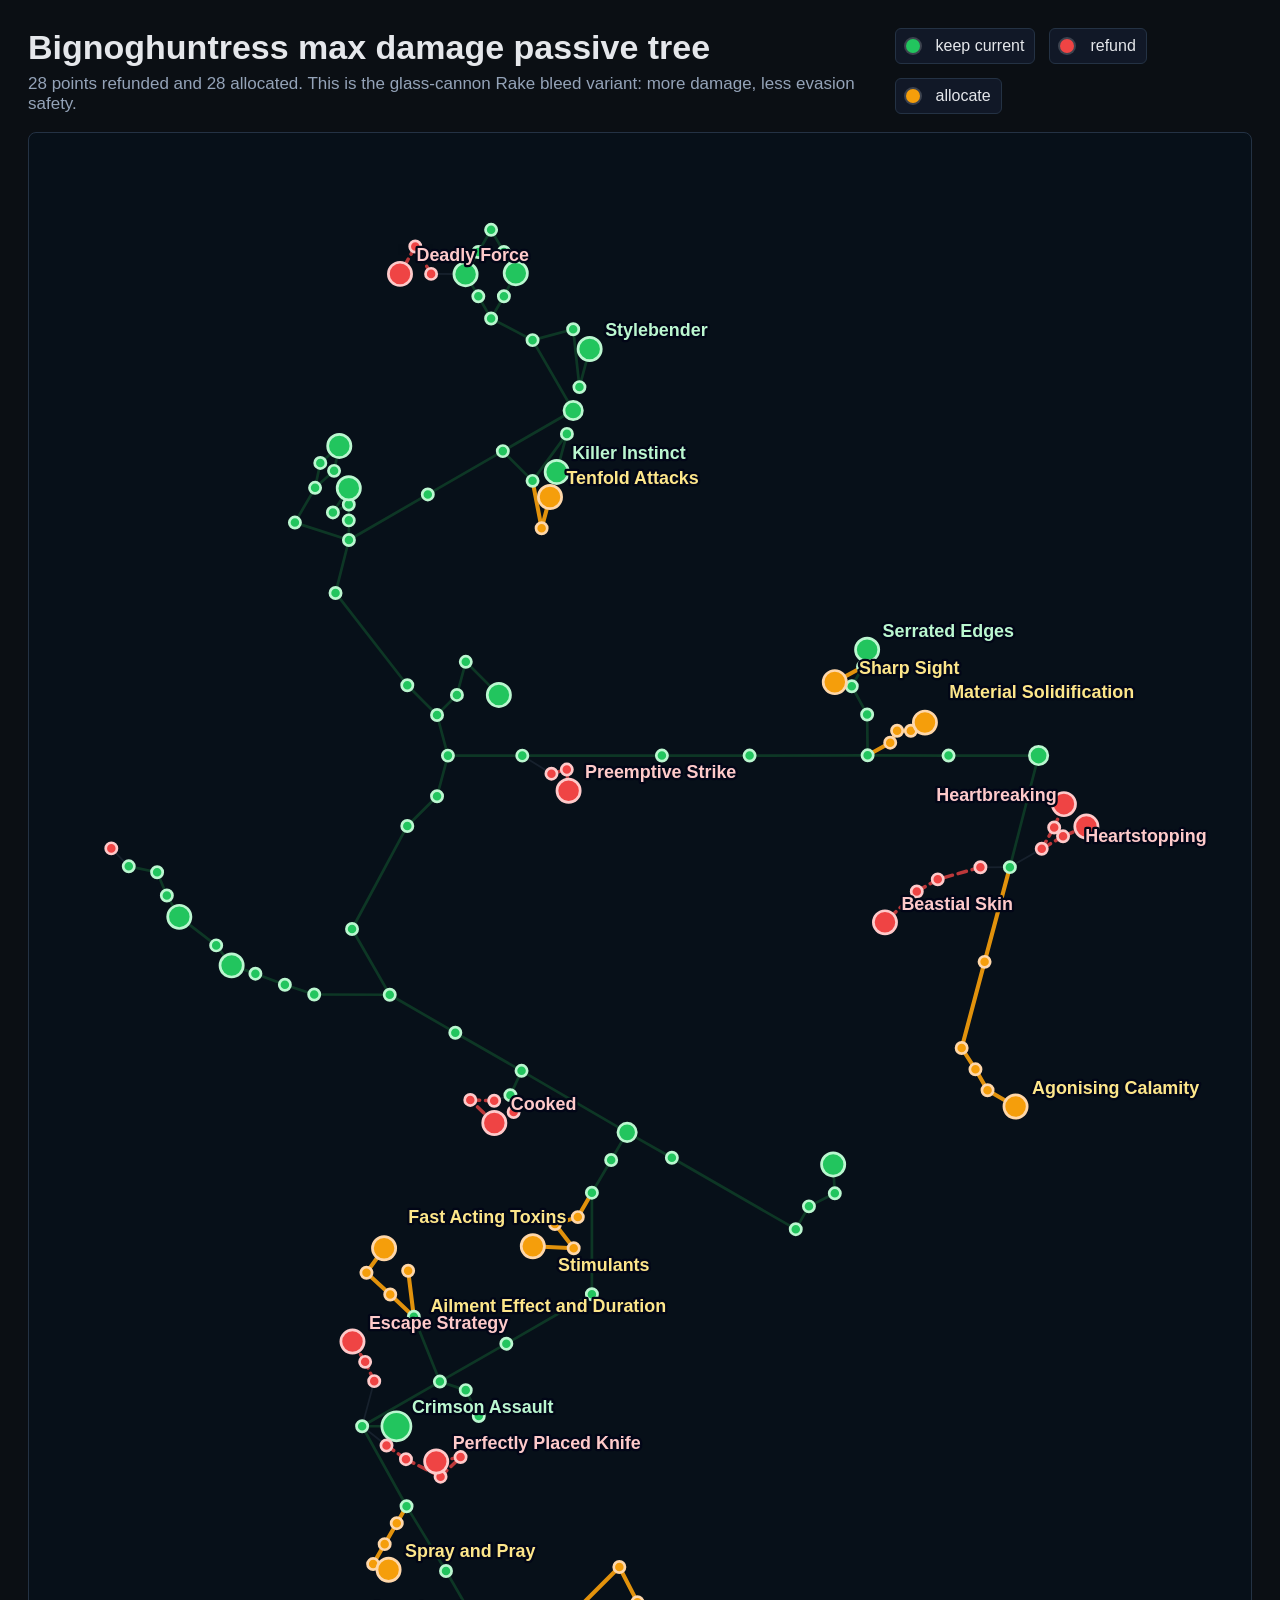
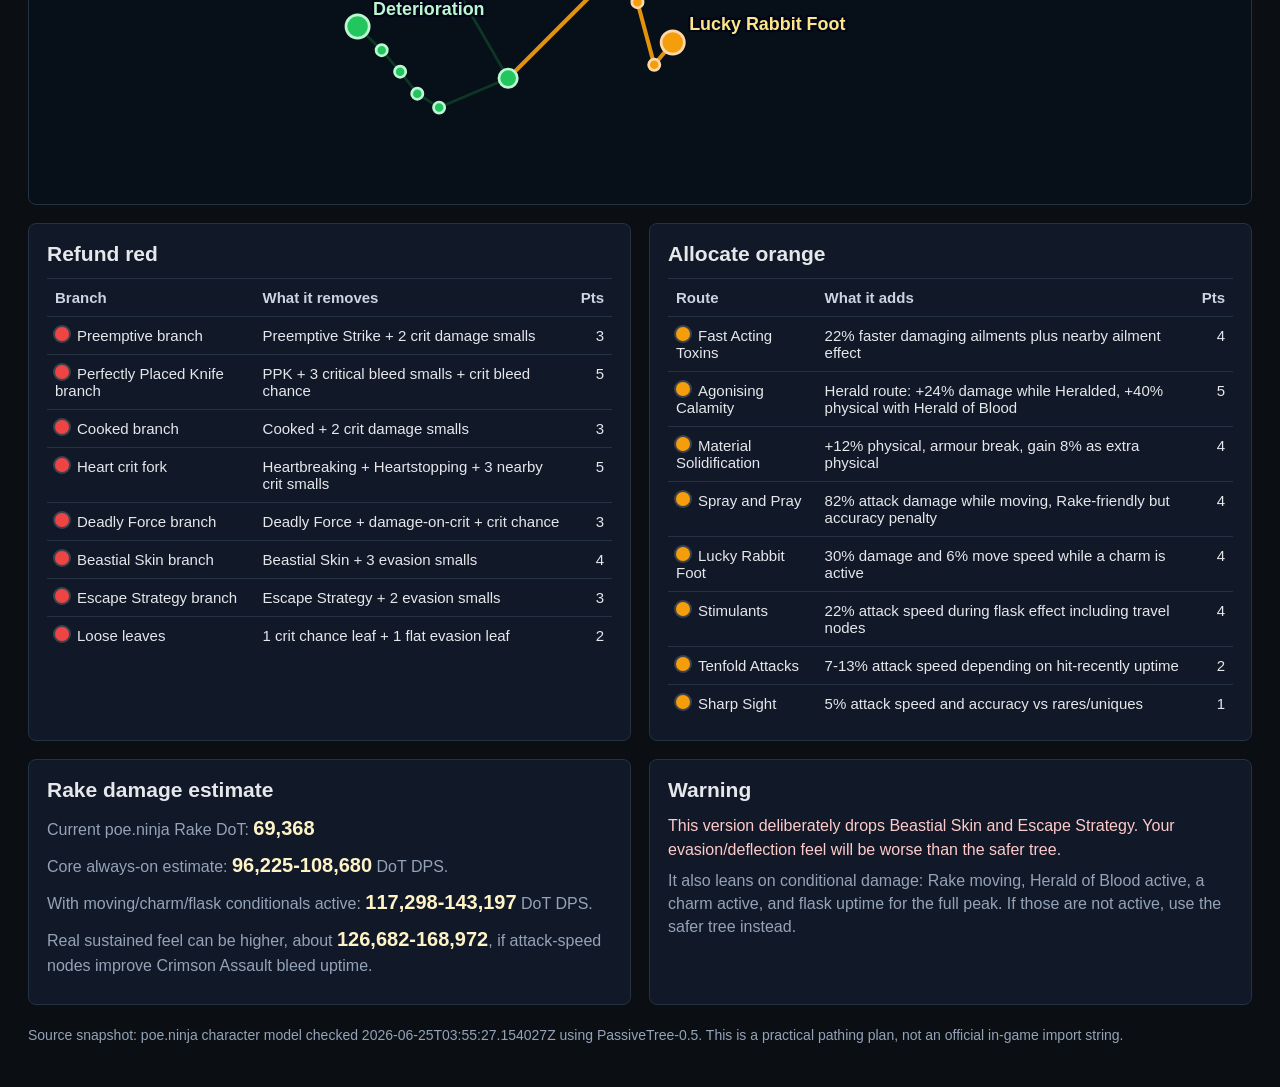
<file: Bignoghuntress_passive_tree_max_damage.html>
<!doctype html><html><head><meta charset="utf-8"><title>Bignoghuntress max damage passive tree</title><style>:root{color-scheme:dark;--bg:#0b0f14;--panel:#111827;--text:#e5e7eb;--muted:#94a3b8;--green:#22c55e;--red:#ef4444;--orange:#f59e0b}*{box-sizing:border-box}body{margin:0;background:var(--bg);font-family:Inter,Segoe UI,Arial,sans-serif;color:var(--text)}.wrap{max-width:1800px;margin:0 auto;padding:28px}.header{display:flex;gap:24px;align-items:flex-end;justify-content:space-between;margin-bottom:18px}.title h1{font-size:34px;line-height:1.1;margin:0 0 8px}.title p{margin:0;color:var(--muted);font-size:17px}.legend{display:flex;gap:14px;flex-wrap:wrap;font-size:16px}.pill{display:inline-flex;align-items:center;gap:8px;background:#111827;border:1px solid #243244;border-radius:6px;padding:8px 10px}.dot{width:14px;height:14px;border-radius:50%;display:inline-block;box-shadow:0 0 0 2px rgba(255,255,255,.18);margin-right:8px}.green{background:var(--green)}.red{background:var(--red)}.orange{background:var(--orange)}.map{background:#071019;border:1px solid #243244;border-radius:8px;overflow:hidden}.map svg{display:block;width:100%;height:auto}.edge{stroke-linecap:round}.edge-keep{stroke:#166534;stroke-width:28;opacity:.46}.edge-remove{stroke:#ef4444;stroke-width:36;opacity:.78;stroke-dasharray:90 60}.edge-add{stroke:#f59e0b;stroke-width:42;opacity:.92}.edge-other{stroke:#475569;stroke-width:18;opacity:.25}.label{font-size:185px;font-weight:800;paint-order:stroke;stroke:#020617;stroke-width:48;stroke-linejoin:round;letter-spacing:0}.summary{display:grid;grid-template-columns:1fr 1fr;gap:18px;margin-top:18px}.card{background:var(--panel);border:1px solid #243244;border-radius:8px;padding:18px}.card h2{font-size:21px;margin:0 0 12px}.card p{margin:8px 0;color:var(--muted);font-size:16px;line-height:1.45}table{width:100%;border-collapse:collapse;font-size:15px}td,th{border-top:1px solid #243244;text-align:left;padding:10px 8px;vertical-align:top}th{color:#cbd5e1;font-weight:700}.points{text-align:right}.damage{font-size:20px;color:#fef3c7;font-weight:800}.note{grid-column:1/-1;color:#94a3b8;font-size:14px;line-height:1.45;margin-top:2px}.warn{color:#fecaca!important}</style></head><body><div class="wrap"><div class="header"><div class="title"><h1>Bignoghuntress max damage passive tree</h1><p>28 points refunded and 28 allocated. This is the glass-cannon Rake bleed variant: more damage, less evasion safety.</p></div><div class="legend"><span class="pill"><span class="dot green"></span>keep current</span><span class="pill"><span class="dot red"></span>refund</span><span class="pill"><span class="dot orange"></span>allocate</span></div></div><div class="map"><svg viewBox="552.97 -6429.12 12618.93 17260.2" role="img" aria-label="Maximum damage passive tree overlay"><line class="edge edge-other" x1="1583.2" y1="1143.67" x2="1402.97" y2="958.265" />
<line class="edge edge-keep" x1="1583.2" y1="1143.67" x2="1875.94" y2="1204.48" />
<line class="edge edge-keep" x1="1875.94" y1="1204.48" x2="1976.48" y2="1445.44" />
<line class="edge edge-keep" x1="1976.48" y1="1445.44" x2="2105.04" y2="1665.51" />
<line class="edge edge-keep" x1="2645.45" y1="2166.68" x2="2485.97" y2="1959.95" />
<line class="edge edge-keep" x1="2485.97" y1="1959.95" x2="2105.04" y2="1665.51" />
<line class="edge edge-keep" x1="2890.88" y1="2251.96" x2="2645.45" y2="2166.68" />
<line class="edge edge-keep" x1="2890.88" y1="2251.96" x2="3195.27" y2="2366.42" />
<line class="edge edge-keep" x1="3195.27" y1="2366.42" x2="3498.09" y2="2467.05" />
<line class="edge edge-keep" x1="3498.09" y1="2467.05" x2="4278.18" y2="2469.91" />
<line class="edge edge-keep" x1="4278.18" y1="2469.91" x2="4955.38" y2="2861.7" />
<line class="edge edge-keep" x1="3757.11" y1="-3197.79" x2="3703.13" y2="-2940.28" />
<line class="edge edge-keep" x1="3561.1" y1="-3022.28" x2="3757.11" y2="-3197.79" />
<line class="edge edge-keep" x1="3703.13" y1="-2940.28" x2="3507.11" y2="-2764.78" />
<line class="edge edge-keep" x1="3507.11" y1="-2764.78" x2="3561.1" y2="-3022.28" />
<line class="edge edge-keep" x1="3855.19" y1="-2428.92" x2="3855.19" y2="-2592.92" />
<line class="edge edge-keep" x1="3855.19" y1="-2428.92" x2="3856.59" y2="-2226.59" />
<line class="edge edge-keep" x1="3855.19" y1="-2592.92" x2="3691.19" y2="-2510.92" />
<line class="edge edge-keep" x1="3691.19" y1="-2510.92" x2="3855.19" y2="-2760.92" />
<line class="edge edge-keep" x1="3856.59" y1="-2226.59" x2="3718.37" y2="-1679.42" />
<line class="edge edge-keep" x1="3856.59" y1="-2226.59" x2="4671.12" y2="-2696.8" />
<line class="edge edge-keep" x1="3888.73" y1="1790.7" x2="4278.18" y2="2469.91" />
<line class="edge edge-keep" x1="3888.73" y1="1790.7" x2="4459.48" y2="727.02" />
<line class="edge edge-keep" x1="3992.99" y1="6925.8" x2="4795.75" y2="6464.55" />
<line class="edge edge-other" x1="3992.99" y1="6925.8" x2="4244.81" y2="7124.06" />
<line class="edge edge-keep" x1="3992.99" y1="6925.8" x2="4347" y2="6925.8" />
<line class="edge edge-add" x1="4037.79" y1="5340.36" x2="4219.73" y2="5087.65" />
<line class="edge edge-keep" x1="4459.47" y1="-726.17" x2="4766.57" y2="-419.075" />
<line class="edge edge-keep" x1="4766.57" y1="-419.075" x2="4971.97" y2="-626.595" />
<line class="edge edge-keep" x1="4459.48" y1="727.02" x2="4766.57" y2="419.925" />
<line class="edge edge-keep" x1="4766.57" y1="419.925" x2="4878.97" y2="0.425037" />
<line class="edge edge-keep" x1="4878.97" y1="0.425037" x2="4766.57" y2="-419.075" />
<line class="edge edge-keep" x1="4878.97" y1="0.425037" x2="5646.98" y2="0.515" />
<line class="edge edge-keep" x1="3718.37" y1="-1679.42" x2="4459.47" y2="-726.17" />
<line class="edge edge-keep" x1="3298.88" y1="-2406.01" x2="3856.59" y2="-2226.59" />
<line class="edge edge-keep" x1="3298.88" y1="-2406.01" x2="3507.11" y2="-2764.78" />
<line class="edge edge-remove" x1="4024.15" y1="6260.75" x2="3893.31" y2="6051.3" />
<line class="edge edge-other" x1="4117.86" y1="6459.79" x2="3992.99" y2="6925.8" />
<line class="edge edge-remove" x1="4117.86" y1="6459.79" x2="4024.15" y2="6260.75" />
<line class="edge edge-keep" x1="4195.04" y1="9238" x2="3946.1" y2="8993.8" />
<line class="edge edge-add" x1="4283.46" y1="5565.69" x2="4037.79" y2="5340.36" />
<line class="edge edge-add" x1="4225.71" y1="8143" x2="4106.71" y2="8349.12" />
<line class="edge edge-add" x1="4106.71" y1="8349.12" x2="4265.97" y2="8407.08" />
<line class="edge edge-add" x1="4350.71" y1="7926.5" x2="4225.71" y2="8143" />
<line class="edge edge-keep" x1="4385.38" y1="9460.25" x2="4195.04" y2="9238" />
<line class="edge edge-keep" x1="4451.73" y1="7751.52" x2="3992.99" y2="6925.8" />
<line class="edge edge-add" x1="4451.73" y1="7751.52" x2="4350.71" y2="7926.5" />
<line class="edge edge-add" x1="4526.88" y1="5794.6" x2="4283.46" y2="5565.69" />
<line class="edge edge-add" x1="4526.88" y1="5794.6" x2="4468.06" y2="5319.67" />
<line class="edge edge-remove" x1="4542.03" y1="-5257.07" x2="4384.03" y2="-4974.35" />
<line class="edge edge-keep" x1="4562.63" y1="9687.25" x2="4385.38" y2="9460.25" />
<line class="edge edge-keep" x1="4671.12" y1="-2696.8" x2="5445.81" y2="-3144.07" />
<line class="edge edge-remove" x1="4445.6" y1="7265.59" x2="4803.05" y2="7446.26" />
<line class="edge edge-remove" x1="4803.05" y1="7446.26" x2="5009.7" y2="7243.85" />
<line class="edge edge-remove" x1="5009.7" y1="7243.85" x2="4758.1" y2="7289.29" />
<line class="edge edge-remove" x1="4244.81" y1="7124.06" x2="4445.6" y2="7265.59" />
<line class="edge edge-remove" x1="4705.26" y1="-4974.35" x2="4542.03" y2="-5257.07" />
<line class="edge edge-other" x1="4705.26" y1="-4974.35" x2="5061.13" y2="-4971.48" />
<line class="edge edge-keep" x1="4788.07" y1="9831.08" x2="5500.68" y2="9527.45" />
<line class="edge edge-keep" x1="4788.07" y1="9831.08" x2="4562.63" y2="9687.25" />
<line class="edge edge-keep" x1="4795.75" y1="6464.55" x2="5482.17" y2="6073.03" />
<line class="edge edge-keep" x1="4795.75" y1="6464.55" x2="4526.88" y2="5794.6" />
<line class="edge edge-keep" x1="4795.75" y1="6464.55" x2="5063" y2="6552.73" />
<line class="edge edge-keep" x1="4859.19" y1="8419.96" x2="4451.73" y2="7751.52" />
<line class="edge edge-keep" x1="4859.19" y1="8419.96" x2="5500.68" y2="9527.45" />
<line class="edge edge-keep" x1="4955.38" y1="2861.7" x2="5639.16" y2="3255.33" />
<line class="edge edge-keep" x1="5061.13" y1="-4971.48" x2="5193.02" y2="-4742.69" />
<line class="edge edge-keep" x1="4971.97" y1="-626.595" x2="5063.48" y2="-968.101" />
<line class="edge edge-keep" x1="5063.48" y1="-968.101" x2="5404.98" y2="-626.595" />
<line class="edge edge-keep" x1="5193.02" y1="-5200.3" x2="5061.13" y2="-4971.48" />
<line class="edge edge-keep" x1="5193.02" y1="-4742.69" x2="5324.92" y2="-4513.88" />
<line class="edge edge-keep" x1="5063" y1="6552.73" x2="5197.5" y2="6819.76" />
<line class="edge edge-keep" x1="5324.92" y1="-5429.12" x2="5193.02" y2="-5200.3" />
<line class="edge edge-keep" x1="5324.92" y1="-4513.88" x2="5457.07" y2="-4742.78" />
<line class="edge edge-keep" x1="5524.15" y1="3506.51" x2="5639.16" y2="3255.33" />
<line class="edge edge-other" x1="5524.15" y1="3506.51" x2="5356.71" y2="3564.6" />
<line class="edge edge-other" x1="5524.15" y1="3506.51" x2="5557.57" y2="3680.57" />
<line class="edge edge-remove" x1="5358.15" y1="3794.03" x2="5109.9" y2="3556.01" />
<line class="edge edge-remove" x1="5356.71" y1="3564.6" x2="5109.9" y2="3556.01" />
<line class="edge edge-keep" x1="5457.07" y1="-5200.42" x2="5324.92" y2="-5429.12" />
<line class="edge edge-keep" x1="5457.07" y1="-4742.78" x2="5579.63" y2="-4981.71" />
<line class="edge edge-keep" x1="5482.17" y1="6073.03" x2="6365.75" y2="5562.23" />
<line class="edge edge-keep" x1="5579.63" y1="-4981.71" x2="5457.07" y2="-5200.42" />
<line class="edge edge-keep" x1="5646.98" y1="0.515" x2="7088.65" y2="0.005" />
<line class="edge edge-other" x1="5646.98" y1="0.515" x2="5948.12" y2="186.785" />
<line class="edge edge-add" x1="5846.6" y1="-2347.64" x2="5933.04" y2="-2670.25" />
<line class="edge edge-add" x1="5846.6" y1="-2347.64" x2="5752.9" y2="-2836.98" />
<line class="edge edge-remove" x1="5948.12" y1="186.785" x2="6106.54" y2="144.339" />
<line class="edge edge-remove" x1="6106.54" y1="144.339" x2="6124.9" y2="363.562" />
<line class="edge edge-keep" x1="5752.9" y1="-2836.98" x2="5445.81" y2="-3144.07" />
<line class="edge edge-keep" x1="6107.7" y1="-3322.09" x2="5752.9" y2="-2836.98" />
<line class="edge edge-keep" x1="6002.36" y1="-2928.96" x2="6107.7" y2="-3322.09" />
<line class="edge edge-keep" x1="6342.45" y1="-4198.19" x2="6237.11" y2="-3805.06" />
<line class="edge edge-keep" x1="6172.4" y1="-4402.58" x2="6237.11" y2="-3805.06" />
<line class="edge edge-keep" x1="5752.9" y1="-4290.17" x2="6172.4" y2="-4402.58" />
<line class="edge edge-keep" x1="5752.9" y1="-4290.17" x2="5324.92" y2="-4513.88" />
<line class="edge edge-keep" x1="5752.9" y1="-4290.17" x2="6172.4" y2="-3563.57" />
<line class="edge edge-keep" x1="6172.4" y1="-3563.57" x2="5445.81" y2="-3144.07" />
<line class="edge edge-add" x1="6177.69" y1="5088.04" x2="5984.05" y2="4838.07" />
<line class="edge edge-add" x1="5984.05" y1="4838.07" x2="6220.23" y2="4765.9" />
<line class="edge edge-add" x1="5755.66" y1="5066.46" x2="6177.69" y2="5088.04" />
<line class="edge edge-keep" x1="5639.16" y1="3255.33" x2="6729.48" y2="3890.84" />
<line class="edge edge-keep" x1="6365.75" y1="4513.83" x2="6564.69" y2="4176.51" />
<line class="edge edge-add" x1="6365.75" y1="4513.83" x2="6220.23" y2="4765.9" />
<line class="edge edge-keep" x1="6365.75" y1="5562.23" x2="6365.75" y2="4513.83" />
<line class="edge edge-add" x1="6649.25" y1="8378.88" x2="5500.68" y2="9527.45" />
<line class="edge edge-add" x1="6649.25" y1="8378.88" x2="6836.09" y2="8742.5" />
<line class="edge edge-keep" x1="6729.48" y1="3890.84" x2="6564.69" y2="4176.51" />
<line class="edge edge-keep" x1="6729.48" y1="3890.84" x2="7191.57" y2="4152.81" />
<line class="edge edge-add" x1="7009.37" y1="9389.19" x2="6836.09" y2="8742.5" />
<line class="edge edge-add" x1="7009.37" y1="9389.19" x2="7200.38" y2="9159.3" />
<line class="edge edge-keep" x1="7088.65" y1="0.005" x2="7994.25" y2="0.005" />
<line class="edge edge-keep" x1="7191.57" y1="4152.81" x2="8470.97" y2="4890.73" />
<line class="edge edge-keep" x1="7994.25" y1="0.005" x2="9212.92" y2="-2.425" />
<line class="edge edge-keep" x1="8874.19" y1="4520.38" x2="8857.17" y2="4221.87" />
<line class="edge edge-keep" x1="8607.17" y1="4654.88" x2="8874.19" y2="4520.38" />
<line class="edge edge-keep" x1="8607.17" y1="4654.88" x2="8470.97" y2="4890.73" />
<line class="edge edge-add" x1="8873.96" y1="-758.575" x2="9165.52" y2="-916.987" />
<line class="edge edge-keep" x1="9165.52" y1="-916.987" x2="9207.96" y2="-1092.57" />
<line class="edge edge-keep" x1="9165.52" y1="-916.987" x2="9049.55" y2="-716.129" />
<line class="edge edge-keep" x1="9207.96" y1="-424.575" x2="9049.55" y2="-716.129" />
<line class="edge edge-keep" x1="9207.96" y1="-424.575" x2="9212.92" y2="-2.425" />
<line class="edge edge-add" x1="9049.55" y1="-716.129" x2="8873.96" y2="-758.575" />
<line class="edge edge-keep" x1="9212.92" y1="-2.425" x2="10048.6" y2="0.005" />
<line class="edge edge-add" x1="9517.38" y1="-256.505" x2="9659.41" y2="-256.505" />
<line class="edge edge-add" x1="9446.37" y1="-133.505" x2="9517.38" y2="-256.505" />
<line class="edge edge-add" x1="9446.37" y1="-133.505" x2="9212.92" y2="-2.425" />
<line class="edge edge-add" x1="9659.41" y1="-256.505" x2="9804.9" y2="-340.505" />
<line class="edge edge-remove" x1="9937.17" y1="1278.21" x2="9720.67" y2="1403.21" />
<line class="edge edge-other" x1="10377.7" y1="1153.21" x2="10682" y2="1152.07" />
<line class="edge edge-remove" x1="10377.7" y1="1153.21" x2="9937.17" y2="1278.21" />
<line class="edge edge-remove" x1="9720.67" y1="1403.21" x2="9392.17" y2="1722.19" />
<line class="edge edge-keep" x1="10048.6" y1="0.005" x2="10978.5" y2="-0.244995" />
<line class="edge edge-add" x1="10184.1" y1="3019.63" x2="10326.5" y2="3239.98" />
<line class="edge edge-add" x1="10420.8" y1="2130.08" x2="10682" y2="1152.07" />
<line class="edge edge-add" x1="10420.8" y1="2130.08" x2="10184.1" y2="3019.63" />
<line class="edge edge-add" x1="10451.5" y1="3456.48" x2="10326.5" y2="3239.98" />
<line class="edge edge-add" x1="10740.7" y1="3623.48" x2="10451.5" y2="3456.48" />
<line class="edge edge-keep" x1="10682" y1="1152.07" x2="10978.5" y2="-0.244995" />
<line class="edge edge-other" x1="10682" y1="1152.07" x2="11010.9" y2="962.193" />
<line class="edge edge-remove" x1="11010.9" y1="962.193" x2="11139.5" y2="742.125" />
<line class="edge edge-remove" x1="11471.9" y1="733.091" x2="11231" y2="833.631" />
<line class="edge edge-remove" x1="11139.5" y1="742.125" x2="11240" y2="501.159" />
<line class="edge edge-remove" x1="11231" y1="833.631" x2="11010.9" y2="962.193" /><g class="node node-keep"><circle cx="5193.02" cy="-4742.69" r="58" fill="#22c55e" stroke="#bbf7d0" stroke-width="28"><title>Critical Damage
15% increased Critical Damage Bonus</title></circle></g>
<g class="node node-keep"><circle cx="5324.92" cy="-4513.88" r="58" fill="#22c55e" stroke="#bbf7d0" stroke-width="28"><title>Critical Damage
15% increased Critical Damage Bonus</title></circle></g>
<g class="node node-keep"><circle cx="5061.13" cy="-4971.48" r="120" fill="#22c55e" stroke="#bbf7d0" stroke-width="28"><title>For the Jugular
25% increased Critical Damage Bonus
+10 to Intelligence</title></circle></g>
<g class="node node-keep"><circle cx="5457.07" cy="-4742.78" r="58" fill="#22c55e" stroke="#bbf7d0" stroke-width="28"><title>Critical Chance
10% increased Critical Hit Chance</title></circle></g>
<g class="node node-keep"><circle cx="5752.9" cy="-4290.17" r="58" fill="#22c55e" stroke="#bbf7d0" stroke-width="28"><title>Attribute
+5 to any Attribute</title></circle></g>
<g class="node node-keep"><circle cx="5193.02" cy="-5200.3" r="58" fill="#22c55e" stroke="#bbf7d0" stroke-width="28"><title>Critical Damage
15% increased Critical Damage Bonus</title></circle></g>
<g class="node node-keep"><circle cx="5579.63" cy="-4981.71" r="120" fill="#22c55e" stroke="#bbf7d0" stroke-width="28"><title>True Strike
+10 to Dexterity
20% increased Critical Hit Chance</title></circle></g>
<g class="node node-keep"><circle cx="6172.4" cy="-4402.58" r="58" fill="#22c55e" stroke="#bbf7d0" stroke-width="28"><title>Daze on Hit
5% chance to Daze on Hit</title></circle></g>
<g class="node node-keep"><circle cx="6172.4" cy="-3563.57" r="95" fill="#22c55e" stroke="#bbf7d0" stroke-width="28"><title>[Jewel] Socket
</title></circle></g>
<g class="node node-keep"><circle cx="5324.92" cy="-5429.12" r="58" fill="#22c55e" stroke="#bbf7d0" stroke-width="28"><title>Critical Damage
15% increased Critical Damage Bonus</title></circle></g>
<g class="node node-keep"><circle cx="5457.07" cy="-5200.42" r="58" fill="#22c55e" stroke="#bbf7d0" stroke-width="28"><title>Critical Chance
10% increased Critical Hit Chance</title></circle></g>
<g class="node node-keep"><circle cx="6237.11" cy="-3805.06" r="58" fill="#22c55e" stroke="#bbf7d0" stroke-width="28"><title>Physical Damage
10% increased Physical Damage</title></circle></g>
<g class="node node-keep"><circle cx="5445.81" cy="-3144.07" r="58" fill="#22c55e" stroke="#bbf7d0" stroke-width="28"><title>Attribute
+5 to any Attribute</title></circle></g>
<g class="node node-keep"><circle cx="6342.45" cy="-4198.19" r="120" fill="#22c55e" stroke="#bbf7d0" stroke-width="28"><title>Stylebender
Hits Break 30% increased Armour on targets with Ailments
+10 to Strength
25% increased Physical Damage</title></circle></g>
<g class="node node-keep"><circle cx="4671.12" cy="-2696.8" r="58" fill="#22c55e" stroke="#bbf7d0" stroke-width="28"><title>Attribute
+5 to any Attribute</title></circle></g>
<g class="node node-keep"><circle cx="5752.9" cy="-2836.98" r="58" fill="#22c55e" stroke="#bbf7d0" stroke-width="28"><title>Attack Damage
10% increased Attack Damage</title></circle></g>
<g class="node node-keep"><circle cx="3856.59" cy="-2226.59" r="58" fill="#22c55e" stroke="#bbf7d0" stroke-width="28"><title>Attribute
+5 to any Attribute</title></circle></g>
<g class="node node-keep"><circle cx="6107.7" cy="-3322.09" r="58" fill="#22c55e" stroke="#bbf7d0" stroke-width="28"><title>Attack Damage
10% increased Attack Damage</title></circle></g>
<g class="node node-keep"><circle cx="3718.37" cy="-1679.42" r="58" fill="#22c55e" stroke="#bbf7d0" stroke-width="28"><title>Attribute
+5 to any Attribute</title></circle></g>
<g class="node node-keep"><circle cx="3855.19" cy="-2428.92" r="58" fill="#22c55e" stroke="#bbf7d0" stroke-width="28"><title>Attack Damage
10% increased Attack Damage</title></circle></g>
<g class="node node-keep"><circle cx="3298.88" cy="-2406.01" r="58" fill="#22c55e" stroke="#bbf7d0" stroke-width="28"><title>Attribute
+5 to any Attribute</title></circle></g>
<g class="node node-keep"><circle cx="6002.36" cy="-2928.96" r="120" fill="#22c55e" stroke="#bbf7d0" stroke-width="28"><title>Killer Instinct
40% increased Attack Damage while on Full Life
60% increased Attack Damage while on Low Life</title></circle></g>
<g class="node node-keep"><circle cx="4459.47" cy="-726.17" r="58" fill="#22c55e" stroke="#bbf7d0" stroke-width="28"><title>Attribute
+5 to any Attribute</title></circle></g>
<g class="node node-keep"><circle cx="3855.19" cy="-2592.92" r="58" fill="#22c55e" stroke="#bbf7d0" stroke-width="28"><title>Attack Damage
10% increased Attack Damage</title></circle></g>
<g class="node node-keep"><circle cx="3507.11" cy="-2764.78" r="58" fill="#22c55e" stroke="#bbf7d0" stroke-width="28"><title>Critical Damage
15% increased Critical Damage Bonus</title></circle></g>
<g class="node node-keep"><circle cx="4766.57" cy="-419.075" r="58" fill="#22c55e" stroke="#bbf7d0" stroke-width="28"><title>Attribute
+5 to any Attribute</title></circle></g>
<g class="node node-keep"><circle cx="3691.19" cy="-2510.92" r="58" fill="#22c55e" stroke="#bbf7d0" stroke-width="28"><title>Attack Damage
10% increased Attack Damage</title></circle></g>
<g class="node node-keep"><circle cx="3561.1" cy="-3022.28" r="58" fill="#22c55e" stroke="#bbf7d0" stroke-width="28"><title>Critical Chance
10% increased Critical Hit Chance</title></circle></g>
<g class="node node-keep"><circle cx="3703.13" cy="-2940.28" r="58" fill="#22c55e" stroke="#bbf7d0" stroke-width="28"><title>Critical Damage
15% increased Critical Damage Bonus</title></circle></g>
<g class="node node-keep"><circle cx="4971.97" cy="-626.595" r="58" fill="#22c55e" stroke="#bbf7d0" stroke-width="28"><title>Attack Damage
10% increased Attack Damage</title></circle></g>
<g class="node node-keep"><circle cx="4878.97" cy="0.425037" r="58" fill="#22c55e" stroke="#bbf7d0" stroke-width="28"><title>Attribute
+5 to any Attribute</title></circle></g>
<g class="node node-keep"><circle cx="3855.19" cy="-2760.92" r="120" fill="#22c55e" stroke="#bbf7d0" stroke-width="28"><title>Concussive Attack
25% increased Attack Damage
5% chance to Daze on Hit</title></circle></g>
<g class="node node-keep"><circle cx="3757.11" cy="-3197.79" r="120" fill="#22c55e" stroke="#bbf7d0" stroke-width="28"><title>Moment of Truth
25% increased Critical Damage Bonus if you&#39;ve dealt a Non-Critical Hit Recently
15% increased Critical Hit Chance</title></circle></g>
<g class="node node-keep"><circle cx="5063.48" cy="-968.101" r="58" fill="#22c55e" stroke="#bbf7d0" stroke-width="28"><title>Attack Damage
10% increased Attack Damage</title></circle></g>
<g class="node node-keep"><circle cx="5646.98" cy="0.515" r="58" fill="#22c55e" stroke="#bbf7d0" stroke-width="28"><title>Attribute
+5 to any Attribute</title></circle></g>
<g class="node node-keep"><circle cx="4766.57" cy="419.925" r="58" fill="#22c55e" stroke="#bbf7d0" stroke-width="28"><title>Attribute
+5 to any Attribute</title></circle></g>
<g class="node node-keep"><circle cx="5404.98" cy="-626.595" r="120" fill="#22c55e" stroke="#bbf7d0" stroke-width="28"><title>Blinding Strike
24% increased Attack Damage
10% chance to Blind Enemies on Hit with Attacks</title></circle></g>
<g class="node node-keep"><circle cx="7088.65" cy="0.005" r="58" fill="#22c55e" stroke="#bbf7d0" stroke-width="28"><title>Attribute
+5 to any Attribute</title></circle></g>
<g class="node node-keep"><circle cx="4459.48" cy="727.02" r="58" fill="#22c55e" stroke="#bbf7d0" stroke-width="28"><title>Attribute
+5 to any Attribute</title></circle></g>
<g class="node node-keep"><circle cx="7994.25" cy="0.005" r="58" fill="#22c55e" stroke="#bbf7d0" stroke-width="28"><title>Attribute
+5 to any Attribute</title></circle></g>
<g class="node node-keep"><circle cx="3888.73" cy="1790.7" r="58" fill="#22c55e" stroke="#bbf7d0" stroke-width="28"><title>Attribute
+5 to any Attribute</title></circle></g>
<g class="node node-keep"><circle cx="9212.92" cy="-2.425" r="58" fill="#22c55e" stroke="#bbf7d0" stroke-width="28"><title>Attribute
+5 to any Attribute</title></circle></g>
<g class="node node-keep"><circle cx="4278.18" cy="2469.91" r="58" fill="#22c55e" stroke="#bbf7d0" stroke-width="28"><title>Attribute
+5 to any Attribute</title></circle></g>
<g class="node node-keep"><circle cx="10048.6" cy="0.005" r="58" fill="#22c55e" stroke="#bbf7d0" stroke-width="28"><title>Attribute
+5 to any Attribute</title></circle></g>
<g class="node node-keep"><circle cx="9207.96" cy="-424.575" r="58" fill="#22c55e" stroke="#bbf7d0" stroke-width="28"><title>Attack Damage
10% increased Attack Damage</title></circle></g>
<g class="node node-keep"><circle cx="4955.38" cy="2861.7" r="58" fill="#22c55e" stroke="#bbf7d0" stroke-width="28"><title>Attribute
+5 to any Attribute</title></circle></g>
<g class="node node-keep"><circle cx="3498.09" cy="2467.05" r="58" fill="#22c55e" stroke="#bbf7d0" stroke-width="28"><title>Attribute
+5 to any Attribute</title></circle></g>
<g class="node node-keep"><circle cx="10978.5" cy="-0.244995" r="95" fill="#22c55e" stroke="#bbf7d0" stroke-width="28"><title>[Jewel] Socket
</title></circle></g>
<g class="node node-keep"><circle cx="9049.55" cy="-716.129" r="58" fill="#22c55e" stroke="#bbf7d0" stroke-width="28"><title>Mana Leech
10% increased amount of Mana Leeched</title></circle></g>
<g class="node node-keep"><circle cx="5639.16" cy="3255.33" r="58" fill="#22c55e" stroke="#bbf7d0" stroke-width="28"><title>Attribute
+5 to any Attribute</title></circle></g>
<g class="node node-keep"><circle cx="3195.27" cy="2366.42" r="58" fill="#22c55e" stroke="#bbf7d0" stroke-width="28"><title>Evasion and Reduced Movement Penalty
10% increased Evasion Rating
2% reduced Movement Speed Penalty from using Skills while moving</title></circle></g>
<g class="node node-keep"><circle cx="10682" cy="1152.07" r="58" fill="#22c55e" stroke="#bbf7d0" stroke-width="28"><title>Attribute
+5 to any Attribute</title></circle></g>
<g class="node node-keep"><circle cx="9165.52" cy="-916.987" r="58" fill="#22c55e" stroke="#bbf7d0" stroke-width="28"><title>Attack Damage
10% increased Attack Damage</title></circle></g>
<g class="node node-keep"><circle cx="6729.48" cy="3890.84" r="95" fill="#22c55e" stroke="#bbf7d0" stroke-width="28"><title>[Jewel] Socket
</title></circle></g>
<g class="node node-keep"><circle cx="5524.15" cy="3506.51" r="58" fill="#22c55e" stroke="#bbf7d0" stroke-width="28"><title>Critical Damage
15% increased Critical Damage Bonus</title></circle></g>
<g class="node node-keep"><circle cx="2890.88" cy="2251.96" r="58" fill="#22c55e" stroke="#bbf7d0" stroke-width="28"><title>Evasion and Reduced Movement Penalty
10% increased Evasion Rating
2% reduced Movement Speed Penalty from using Skills while moving</title></circle></g>
<g class="node node-keep"><circle cx="9207.96" cy="-1092.57" r="120" fill="#22c55e" stroke="#bbf7d0" stroke-width="28"><title>Serrated Edges
10% increased Critical Hit Chance for Attacks
30% increased Attack Damage against Rare or Unique Enemies</title></circle></g>
<g class="node node-keep"><circle cx="6564.69" cy="4176.51" r="58" fill="#22c55e" stroke="#bbf7d0" stroke-width="28"><title>Attribute
+5 to any Attribute</title></circle></g>
<g class="node node-keep"><circle cx="7191.57" cy="4152.81" r="58" fill="#22c55e" stroke="#bbf7d0" stroke-width="28"><title>Attribute
+5 to any Attribute</title></circle></g>
<g class="node node-keep"><circle cx="2645.45" cy="2166.68" r="120" fill="#22c55e" stroke="#bbf7d0" stroke-width="28"><title>Catlike Agility
25% increased Evasion Rating
40% increased Evasion Rating if you&#39;ve Dodge Rolled Recently
3% reduced Movement Speed Penalty from using Skills while moving</title></circle></g>
<g class="node node-keep"><circle cx="6365.75" cy="4513.83" r="58" fill="#22c55e" stroke="#bbf7d0" stroke-width="28"><title>Attribute
+5 to any Attribute</title></circle></g>
<g class="node node-keep"><circle cx="8470.97" cy="4890.73" r="58" fill="#22c55e" stroke="#bbf7d0" stroke-width="28"><title>Attribute
+5 to any Attribute</title></circle></g>
<g class="node node-keep"><circle cx="2485.97" cy="1959.95" r="58" fill="#22c55e" stroke="#bbf7d0" stroke-width="28"><title>Evasion and Reduced Movement Penalty
10% increased Evasion Rating
2% reduced Movement Speed Penalty from using Skills while moving</title></circle></g>
<g class="node node-keep"><circle cx="6365.75" cy="5562.23" r="58" fill="#22c55e" stroke="#bbf7d0" stroke-width="28"><title>Attribute
+5 to any Attribute</title></circle></g>
<g class="node node-keep"><circle cx="8607.17" cy="4654.88" r="58" fill="#22c55e" stroke="#bbf7d0" stroke-width="28"><title>Attack Damage
10% increased Attack Damage</title></circle></g>
<g class="node node-keep"><circle cx="2105.04" cy="1665.51" r="120" fill="#22c55e" stroke="#bbf7d0" stroke-width="28"><title>Blur
4% increased Movement Speed
20% increased Evasion Rating
+10 to Dexterity</title></circle></g>
<g class="node node-keep"><circle cx="5482.17" cy="6073.03" r="58" fill="#22c55e" stroke="#bbf7d0" stroke-width="28"><title>Attribute
+5 to any Attribute</title></circle></g>
<g class="node node-keep"><circle cx="8874.19" cy="4520.38" r="58" fill="#22c55e" stroke="#bbf7d0" stroke-width="28"><title>Attack Damage and Movement Speed
2% increased Movement Speed
8% increased Attack Damage</title></circle></g>
<g class="node node-keep"><circle cx="1976.48" cy="1445.44" r="58" fill="#22c55e" stroke="#bbf7d0" stroke-width="28"><title>Evasion
15% increased Evasion Rating</title></circle></g>
<g class="node node-keep"><circle cx="4795.75" cy="6464.55" r="58" fill="#22c55e" stroke="#bbf7d0" stroke-width="28"><title>Attribute
+5 to any Attribute</title></circle></g>
<g class="node node-keep"><circle cx="8857.17" cy="4221.87" r="120" fill="#22c55e" stroke="#bbf7d0" stroke-width="28"><title>Maiming Strike
25% increased Attack Damage
Attacks have 25% chance to Maim on Hit</title></circle></g>
<g class="node node-keep"><circle cx="1875.94" cy="1204.48" r="58" fill="#22c55e" stroke="#bbf7d0" stroke-width="28"><title>Evasion
15% increased Evasion Rating</title></circle></g>
<g class="node node-keep"><circle cx="4526.88" cy="5794.6" r="58" fill="#22c55e" stroke="#bbf7d0" stroke-width="28"><title>Ailment Effect
10% increased Magnitude of Ailments you inflict</title></circle></g>
<g class="node node-keep"><circle cx="5063" cy="6552.73" r="58" fill="#22c55e" stroke="#bbf7d0" stroke-width="28"><title>Damage
10% increased Damage</title></circle></g>
<g class="node node-keep"><circle cx="3992.99" cy="6925.8" r="58" fill="#22c55e" stroke="#bbf7d0" stroke-width="28"><title>Attribute
+5 to any Attribute</title></circle></g>
<g class="node node-keep"><circle cx="1583.2" cy="1143.67" r="58" fill="#22c55e" stroke="#bbf7d0" stroke-width="28"><title>Evasion
+16 to Evasion Rating</title></circle></g>
<g class="node node-keep"><circle cx="5197.5" cy="6819.76" r="58" fill="#22c55e" stroke="#bbf7d0" stroke-width="28"><title>Damage
10% increased Damage</title></circle></g>
<g class="node node-keep"><circle cx="4347" cy="6925.8" r="150" fill="#22c55e" stroke="#bbf7d0" stroke-width="28"><title>Crimson Assault
Bleeding you inflict is Aggravated
Base Bleeding Duration is 1 second
50% more Magnitude of Bleeding you inflict</title></circle></g>
<g class="node node-keep"><circle cx="4451.73" cy="7751.52" r="58" fill="#22c55e" stroke="#bbf7d0" stroke-width="28"><title>Attribute
+5 to any Attribute</title></circle></g>
<g class="node node-keep"><circle cx="4859.19" cy="8419.96" r="58" fill="#22c55e" stroke="#bbf7d0" stroke-width="28"><title>Attribute
+5 to any Attribute</title></circle></g>
<g class="node node-keep"><circle cx="5500.68" cy="9527.45" r="95" fill="#22c55e" stroke="#bbf7d0" stroke-width="28"><title>[Jewel] Socket
</title></circle></g>
<g class="node node-keep"><circle cx="4788.07" cy="9831.08" r="58" fill="#22c55e" stroke="#bbf7d0" stroke-width="28"><title>Attribute
+5 to any Attribute</title></circle></g>
<g class="node node-keep"><circle cx="4562.63" cy="9687.25" r="58" fill="#22c55e" stroke="#bbf7d0" stroke-width="28"><title>Ailment Chance and Effect
6% increased chance to inflict Ailments
6% increased Magnitude of Damaging Ailments you inflict</title></circle></g>
<g class="node node-keep"><circle cx="4385.38" cy="9460.25" r="58" fill="#22c55e" stroke="#bbf7d0" stroke-width="28"><title>Ailment Chance and Effect
6% increased chance to inflict Ailments
6% increased Magnitude of Damaging Ailments you inflict</title></circle></g>
<g class="node node-keep"><circle cx="4195.04" cy="9238" r="58" fill="#22c55e" stroke="#bbf7d0" stroke-width="28"><title>Ailment Chance and Effect
6% increased chance to inflict Ailments
6% increased Magnitude of Damaging Ailments you inflict</title></circle></g>
<g class="node node-keep"><circle cx="3946.1" cy="8993.8" r="120" fill="#22c55e" stroke="#bbf7d0" stroke-width="28"><title>Deterioration
Damaging Ailments Cannot Be inflicted on you while you already have one
20% increased Magnitude of Damaging Ailments you inflict</title></circle></g>
<g class="node node-remove"><circle cx="4705.26" cy="-4974.35" r="58" fill="#ef4444" stroke="#fecaca" stroke-width="28"><title>Critical Chance
10% increased Critical Hit Chance</title></circle></g>
<g class="node node-remove"><circle cx="4542.03" cy="-5257.07" r="58" fill="#ef4444" stroke="#fecaca" stroke-width="28"><title>Damage on Critical
10% increased Damage if you&#39;ve dealt a Critical Hit Recently</title></circle></g>
<g class="node node-remove"><circle cx="4384.03" cy="-4974.35" r="120" fill="#ef4444" stroke="#fecaca" stroke-width="28"><title>Deadly Force
15% increased Damage if you&#39;ve dealt a Critical Hit in the past 8 seconds
15% increased Critical Hit Chance</title></circle></g>
<g class="node node-remove"><circle cx="5948.12" cy="186.785" r="58" fill="#ef4444" stroke="#fecaca" stroke-width="28"><title>Critical Damage
15% increased Critical Damage Bonus</title></circle></g>
<g class="node node-remove"><circle cx="6106.54" cy="144.339" r="58" fill="#ef4444" stroke="#fecaca" stroke-width="28"><title>Critical Damage
15% increased Critical Damage Bonus</title></circle></g>
<g class="node node-remove"><circle cx="6124.9" cy="363.562" r="120" fill="#ef4444" stroke="#fecaca" stroke-width="28"><title>Preemptive Strike
100% increased Critical Damage Bonus against Enemies that are on Full Life</title></circle></g>
<g class="node node-remove"><circle cx="11010.9" cy="962.193" r="58" fill="#ef4444" stroke="#fecaca" stroke-width="28"><title>Critical Damage
15% increased Critical Damage Bonus</title></circle></g>
<g class="node node-remove"><circle cx="10377.7" cy="1153.21" r="58" fill="#ef4444" stroke="#fecaca" stroke-width="28"><title>Evasion
15% increased Evasion Rating</title></circle></g>
<g class="node node-remove"><circle cx="5356.71" cy="3564.6" r="58" fill="#ef4444" stroke="#fecaca" stroke-width="28"><title>Critical Damage
15% increased Critical Damage Bonus</title></circle></g>
<g class="node node-remove"><circle cx="5557.57" cy="3680.57" r="58" fill="#ef4444" stroke="#fecaca" stroke-width="28"><title>Critical Chance
10% increased Critical Hit Chance</title></circle></g>
<g class="node node-remove"><circle cx="11139.5" cy="742.125" r="58" fill="#ef4444" stroke="#fecaca" stroke-width="28"><title>Critical Chance
10% increased Critical Hit Chance</title></circle></g>
<g class="node node-remove"><circle cx="11231" cy="833.631" r="58" fill="#ef4444" stroke="#fecaca" stroke-width="28"><title>Critical Damage
15% increased Critical Damage Bonus</title></circle></g>
<g class="node node-remove"><circle cx="9937.17" cy="1278.21" r="58" fill="#ef4444" stroke="#fecaca" stroke-width="28"><title>Evasion
15% increased Evasion Rating</title></circle></g>
<g class="node node-remove"><circle cx="5109.9" cy="3556.01" r="58" fill="#ef4444" stroke="#fecaca" stroke-width="28"><title>Critical Damage
15% increased Critical Damage Bonus</title></circle></g>
<g class="node node-remove"><circle cx="11240" cy="501.159" r="120" fill="#ef4444" stroke="#fecaca" stroke-width="28"><title>Heartstopping
+10 to Intelligence
20% increased Critical Hit Chance</title></circle></g>
<g class="node node-remove"><circle cx="11471.9" cy="733.091" r="120" fill="#ef4444" stroke="#fecaca" stroke-width="28"><title>Heartbreaking
25% increased Critical Damage Bonus
+10 to Strength</title></circle></g>
<g class="node node-remove"><circle cx="9720.67" cy="1403.21" r="58" fill="#ef4444" stroke="#fecaca" stroke-width="28"><title>Evasion
15% increased Evasion Rating</title></circle></g>
<g class="node node-remove"><circle cx="5358.15" cy="3794.03" r="120" fill="#ef4444" stroke="#fecaca" stroke-width="28"><title>Cooked
60% increased Critical Damage Bonus
25% reduced Armour, Evasion and Energy Shield</title></circle></g>
<g class="node node-remove"><circle cx="9392.17" cy="1722.19" r="120" fill="#ef4444" stroke="#fecaca" stroke-width="28"><title>Beastial Skin
100% increased Evasion Rating from Equipped Body Armour</title></circle></g>
<g class="node node-remove"><circle cx="4244.81" cy="7124.06" r="58" fill="#ef4444" stroke="#fecaca" stroke-width="28"><title>Bleeding Chance on Critical
10% chance to inflict Bleeding on Critical Hit with Attacks</title></circle></g>
<g class="node node-remove"><circle cx="4117.86" cy="6459.79" r="58" fill="#ef4444" stroke="#fecaca" stroke-width="28"><title>Evasion
15% increased Evasion Rating</title></circle></g>
<g class="node node-remove"><circle cx="1402.97" cy="958.265" r="58" fill="#ef4444" stroke="#fecaca" stroke-width="28"><title>Evasion
+16 to Evasion Rating</title></circle></g>
<g class="node node-remove"><circle cx="4445.6" cy="7265.59" r="58" fill="#ef4444" stroke="#fecaca" stroke-width="28"><title>Critical Bleeding Effect
15% increased Magnitude of Bleeding you inflict with Critical Hits</title></circle></g>
<g class="node node-remove"><circle cx="4024.15" cy="6260.75" r="58" fill="#ef4444" stroke="#fecaca" stroke-width="28"><title>Evasion
15% increased Evasion Rating</title></circle></g>
<g class="node node-remove"><circle cx="4803.05" cy="7446.26" r="58" fill="#ef4444" stroke="#fecaca" stroke-width="28"><title>Critical Bleeding Effect
15% increased Magnitude of Bleeding you inflict with Critical Hits</title></circle></g>
<g class="node node-remove"><circle cx="3893.31" cy="6051.3" r="120" fill="#ef4444" stroke="#fecaca" stroke-width="28"><title>Escape Strategy
100% increased Evasion Rating if you have been Hit Recently
30% reduced Evasion Rating if you haven&#39;t been Hit Recently</title></circle></g>
<g class="node node-remove"><circle cx="5009.7" cy="7243.85" r="58" fill="#ef4444" stroke="#fecaca" stroke-width="28"><title>Critical Bleeding Effect
15% increased Magnitude of Bleeding you inflict with Critical Hits</title></circle></g>
<g class="node node-remove"><circle cx="4758.1" cy="7289.29" r="120" fill="#ef4444" stroke="#fecaca" stroke-width="28"><title>Perfectly Placed Knife
25% increased Critical Hit Chance against Bleeding Enemies
20% chance to Aggravate Bleeding on targets you Critically Hit with Attacks</title></circle></g>
<g class="node node-add"><circle cx="4283.46" cy="5565.69" r="58" fill="#f59e0b" stroke="#fed7aa" stroke-width="28"><title>Faster Ailments
Damaging Ailments deal damage 5% faster</title></circle></g>
<g class="node node-add"><circle cx="4037.79" cy="5340.36" r="58" fill="#f59e0b" stroke="#fed7aa" stroke-width="28"><title>Faster Ailments
Damaging Ailments deal damage 5% faster</title></circle></g>
<g class="node node-add"><circle cx="4219.73" cy="5087.65" r="120" fill="#f59e0b" stroke="#fed7aa" stroke-width="28"><title>Fast Acting Toxins
Damaging Ailments deal damage 12% faster</title></circle></g>
<g class="node node-add"><circle cx="4468.06" cy="5319.67" r="58" fill="#f59e0b" stroke="#fed7aa" stroke-width="28"><title>Ailment Effect and Duration
5% increased Magnitude of Ailments you inflict
5% increased Duration of Damaging Ailments on Enemies</title></circle></g>
<g class="node node-add"><circle cx="10420.8" cy="2130.08" r="58" fill="#f59e0b" stroke="#fed7aa" stroke-width="28"><title>Attribute
+5 to any Attribute</title></circle></g>
<g class="node node-add"><circle cx="10184.1" cy="3019.63" r="58" fill="#f59e0b" stroke="#fed7aa" stroke-width="28"><title>Attribute
+5 to any Attribute</title></circle></g>
<g class="node node-add"><circle cx="10326.5" cy="3239.98" r="58" fill="#f59e0b" stroke="#fed7aa" stroke-width="28"><title>Herald Damage
12% increased Damage while affected by a Herald</title></circle></g>
<g class="node node-add"><circle cx="10451.5" cy="3456.48" r="58" fill="#f59e0b" stroke="#fed7aa" stroke-width="28"><title>Herald Damage
12% increased Damage while affected by a Herald</title></circle></g>
<g class="node node-add"><circle cx="10740.7" cy="3623.48" r="120" fill="#f59e0b" stroke="#fed7aa" stroke-width="28"><title>Agonising Calamity
40% increased Chaos Damage while affected by Herald of Plague
40% increased Physical Damage while affected by Herald of Blood</title></circle></g>
<g class="node node-add"><circle cx="9446.37" cy="-133.505" r="58" fill="#f59e0b" stroke="#fed7aa" stroke-width="28"><title>Armour Break and Physical Damage
Break 10% increased Armour
6% increased Physical Damage</title></circle></g>
<g class="node node-add"><circle cx="9517.38" cy="-256.505" r="58" fill="#f59e0b" stroke="#fed7aa" stroke-width="28"><title>Armour Break
Break 20% increased Armour</title></circle></g>
<g class="node node-add"><circle cx="9659.41" cy="-256.505" r="58" fill="#f59e0b" stroke="#fed7aa" stroke-width="28"><title>Armour Break and Physical Damage
Break 10% increased Armour
6% increased Physical Damage</title></circle></g>
<g class="node node-add"><circle cx="9804.9" cy="-340.505" r="120" fill="#f59e0b" stroke="#fed7aa" stroke-width="28"><title>Material Solidification
Gain 8% of Damage as Extra Physical Damage
15% increased effect of Fully Broken Armour</title></circle></g>
<g class="node node-add"><circle cx="4350.71" cy="7926.5" r="58" fill="#f59e0b" stroke="#fed7aa" stroke-width="28"><title>Attack Damage while Moving
12% increased Attack Damage while moving</title></circle></g>
<g class="node node-add"><circle cx="4225.71" cy="8143" r="58" fill="#f59e0b" stroke="#fed7aa" stroke-width="28"><title>Attack Damage while Moving
12% increased Attack Damage while moving</title></circle></g>
<g class="node node-add"><circle cx="4106.71" cy="8349.12" r="58" fill="#f59e0b" stroke="#fed7aa" stroke-width="28"><title>Reduced Movement Penalty and Attack Damage while Moving
8% increased Attack Damage while moving
2% reduced Movement Speed Penalty from using Skills while moving</title></circle></g>
<g class="node node-add"><circle cx="4265.97" cy="8407.08" r="120" fill="#f59e0b" stroke="#fed7aa" stroke-width="28"><title>Spray and Pray
20% reduced Accuracy Rating while moving
50% increased Attack Damage while moving
5% reduced Movement Speed Penalty from using Skills while moving</title></circle></g>
<g class="node node-add"><circle cx="6649.25" cy="8378.88" r="58" fill="#f59e0b" stroke="#fed7aa" stroke-width="28"><title>Attribute
+5 to any Attribute</title></circle></g>
<g class="node node-add"><circle cx="6836.09" cy="8742.5" r="58" fill="#f59e0b" stroke="#fed7aa" stroke-width="28"><title>Charm Activation Chance
10% chance when a Charm is used to use another Charm without consuming Charges</title></circle></g>
<g class="node node-add"><circle cx="7009.37" cy="9389.19" r="58" fill="#f59e0b" stroke="#fed7aa" stroke-width="28"><title>Charm Activation Chance
10% chance when a Charm is used to use another Charm without consuming Charges</title></circle></g>
<g class="node node-add"><circle cx="7200.38" cy="9159.3" r="120" fill="#f59e0b" stroke="#fed7aa" stroke-width="28"><title>Lucky Rabbit Foot
30% increased Damage while you have an active Charm
6% increased Movement Speed while you have an active Charm</title></circle></g>
<g class="node node-add"><circle cx="6220.23" cy="4765.9" r="58" fill="#f59e0b" stroke="#fed7aa" stroke-width="28"><title>Attack Speed and Flask Duration
5% increased Flask Effect Duration
2% increased Attack Speed</title></circle></g>
<g class="node node-add"><circle cx="5984.05" cy="4838.07" r="58" fill="#f59e0b" stroke="#fed7aa" stroke-width="28"><title>Attack Speed and Flask Duration
5% increased Flask Effect Duration
2% increased Attack Speed</title></circle></g>
<g class="node node-add"><circle cx="6177.69" cy="5088.04" r="58" fill="#f59e0b" stroke="#fed7aa" stroke-width="28"><title>Attack Speed and Flask Duration
5% increased Flask Effect Duration
2% increased Attack Speed</title></circle></g>
<g class="node node-add"><circle cx="5755.66" cy="5066.46" r="120" fill="#f59e0b" stroke="#fed7aa" stroke-width="28"><title>Stimulants
16% increased Attack Speed during any Flask Effect</title></circle></g>
<g class="node node-add"><circle cx="5846.6" cy="-2347.64" r="58" fill="#f59e0b" stroke="#fed7aa" stroke-width="28"><title>Attack Speed
3% increased Attack Speed</title></circle></g>
<g class="node node-add"><circle cx="5933.04" cy="-2670.25" r="120" fill="#f59e0b" stroke="#fed7aa" stroke-width="28"><title>Tenfold Attacks
4% increased Attack Speed
6% increased Attack Speed if you&#39;ve been Hit Recently
+10 to Strength</title></circle></g>
<g class="node node-add"><circle cx="8873.96" cy="-758.575" r="120" fill="#f59e0b" stroke="#fed7aa" stroke-width="28"><title>Sharp Sight
5% increased Attack Speed
30% increased Accuracy Rating against Rare or Unique Enemies</title></circle></g><text class="label label-add" x="4469.73" y="4827.65" fill="#fde68a">Fast Acting Toxins</text>
<text class="label label-add" x="10910.7" y="3493.48" fill="#fde68a">Agonising Calamity</text>
<text class="label label-add" x="10054.9" y="-590.505" fill="#fde68a">Material Solidification</text>
<text class="label label-add" x="4435.97" y="8277.08" fill="#fde68a">Spray and Pray</text>
<text class="label label-add" x="7370.38" y="9029.3" fill="#fde68a">Lucky Rabbit Foot</text>
<text class="label label-add" x="6015.66" y="5326.46" fill="#fde68a">Stimulants</text>
<text class="label label-add" x="6103.04" y="-2800.25" fill="#fde68a">Tenfold Attacks</text>
<text class="label label-add" x="9123.96" y="-838.575" fill="#fde68a">Sharp Sight</text>
<text class="label label-add" x="4698.06" y="5749.67" fill="#fde68a">Ailment Effect and Duration</text>
<text class="label label-keep" x="4507" y="6785.8" fill="#bbf7d0">Crimson Assault</text>
<text class="label label-keep" x="4106.1" y="8873.8" fill="#bbf7d0">Deterioration</text>
<text class="label label-keep" x="6502.45" y="-4328.19" fill="#bbf7d0">Stylebender</text>
<text class="label label-keep" x="9367.96" y="-1222.57" fill="#bbf7d0">Serrated Edges</text>
<text class="label label-keep" x="6162.36" y="-3058.96" fill="#bbf7d0">Killer Instinct</text>
<text class="label label-remove" x="9562.17" y="1592.19" fill="#fecaca">Beastial Skin</text>
<text class="label label-remove" x="4063.31" y="5921.3" fill="#fecaca">Escape Strategy</text>
<text class="label label-remove" x="5528.15" y="3664.03" fill="#fecaca">Cooked</text>
<text class="label label-remove" x="6294.9" y="233.562" fill="#fecaca">Preemptive Strike</text>
<text class="label label-remove" x="4928.1" y="7159.29" fill="#fecaca">Perfectly Placed Knife</text>
<text class="label label-remove" x="4554.03" y="-5104.35" fill="#fecaca">Deadly Force</text>
<text class="label label-remove" x="9921.9" y="473.091" fill="#fecaca">Heartbreaking</text>
<text class="label label-remove" x="11460" y="891.159" fill="#fecaca">Heartstopping</text></svg></div><div class="summary"><div class="card"><h2>Refund red</h2><table><thead><tr><th>Branch</th><th>What it removes</th><th class="points">Pts</th></tr></thead><tbody><tr><td><span class="dot red"></span>Preemptive branch</td><td>Preemptive Strike + 2 crit damage smalls</td><td class="points">3</td></tr><tr><td><span class="dot red"></span>Perfectly Placed Knife branch</td><td>PPK + 3 critical bleed smalls + crit bleed chance</td><td class="points">5</td></tr><tr><td><span class="dot red"></span>Cooked branch</td><td>Cooked + 2 crit damage smalls</td><td class="points">3</td></tr><tr><td><span class="dot red"></span>Heart crit fork</td><td>Heartbreaking + Heartstopping + 3 nearby crit smalls</td><td class="points">5</td></tr><tr><td><span class="dot red"></span>Deadly Force branch</td><td>Deadly Force + damage-on-crit + crit chance</td><td class="points">3</td></tr><tr><td><span class="dot red"></span>Beastial Skin branch</td><td>Beastial Skin + 3 evasion smalls</td><td class="points">4</td></tr><tr><td><span class="dot red"></span>Escape Strategy branch</td><td>Escape Strategy + 2 evasion smalls</td><td class="points">3</td></tr><tr><td><span class="dot red"></span>Loose leaves</td><td>1 crit chance leaf + 1 flat evasion leaf</td><td class="points">2</td></tr></tbody></table></div><div class="card"><h2>Allocate orange</h2><table><thead><tr><th>Route</th><th>What it adds</th><th class="points">Pts</th></tr></thead><tbody><tr><td><span class="dot orange"></span>Fast Acting Toxins</td><td>22% faster damaging ailments plus nearby ailment effect</td><td class="points">4</td></tr><tr><td><span class="dot orange"></span>Agonising Calamity</td><td>Herald route: +24% damage while Heralded, +40% physical with Herald of Blood</td><td class="points">5</td></tr><tr><td><span class="dot orange"></span>Material Solidification</td><td>+12% physical, armour break, gain 8% as extra physical</td><td class="points">4</td></tr><tr><td><span class="dot orange"></span>Spray and Pray</td><td>82% attack damage while moving, Rake-friendly but accuracy penalty</td><td class="points">4</td></tr><tr><td><span class="dot orange"></span>Lucky Rabbit Foot</td><td>30% damage and 6% move speed while a charm is active</td><td class="points">4</td></tr><tr><td><span class="dot orange"></span>Stimulants</td><td>22% attack speed during flask effect including travel nodes</td><td class="points">4</td></tr><tr><td><span class="dot orange"></span>Tenfold Attacks</td><td>7-13% attack speed depending on hit-recently uptime</td><td class="points">2</td></tr><tr><td><span class="dot orange"></span>Sharp Sight</td><td>5% attack speed and accuracy vs rares/uniques</td><td class="points">1</td></tr></tbody></table></div><div class="card"><h2>Rake damage estimate</h2><p>Current poe.ninja Rake DoT: <span class="damage">69,368</span></p><p>Core always-on estimate: <span class="damage">96,225-108,680</span> DoT DPS.</p><p>With moving/charm/flask conditionals active: <span class="damage">117,298-143,197</span> DoT DPS.</p><p>Real sustained feel can be higher, about <span class="damage">126,682-168,972</span>, if attack-speed nodes improve Crimson Assault bleed uptime.</p></div><div class="card"><h2>Warning</h2><p class="warn">This version deliberately drops Beastial Skin and Escape Strategy. Your evasion/deflection feel will be worse than the safer tree.</p><p>It also leans on conditional damage: Rake moving, Herald of Blood active, a charm active, and flask uptime for the full peak. If those are not active, use the safer tree instead.</p></div><p class="note">Source snapshot: poe.ninja character model checked 2026-06-25T03:55:27.154027Z using PassiveTree-0.5. This is a practical pathing plan, not an official in-game import string.</p></div></div></body></html>
</file>
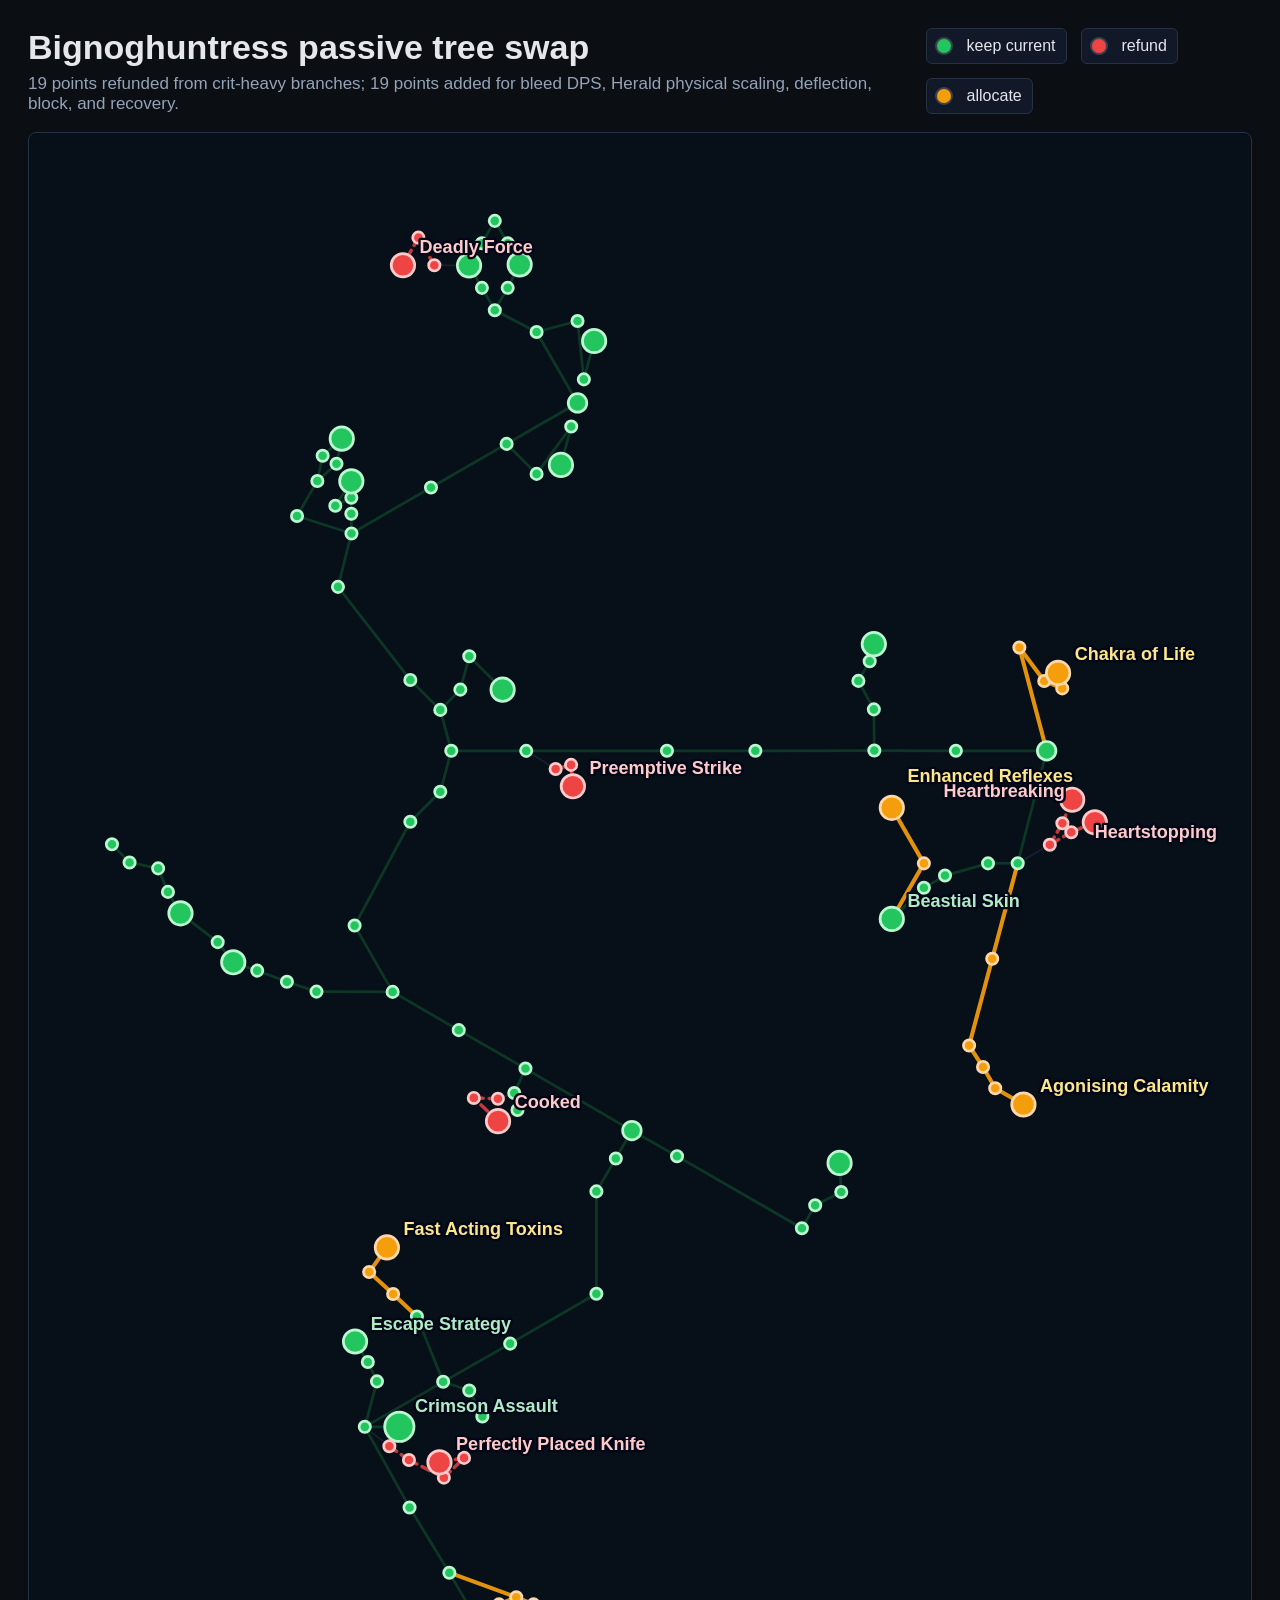
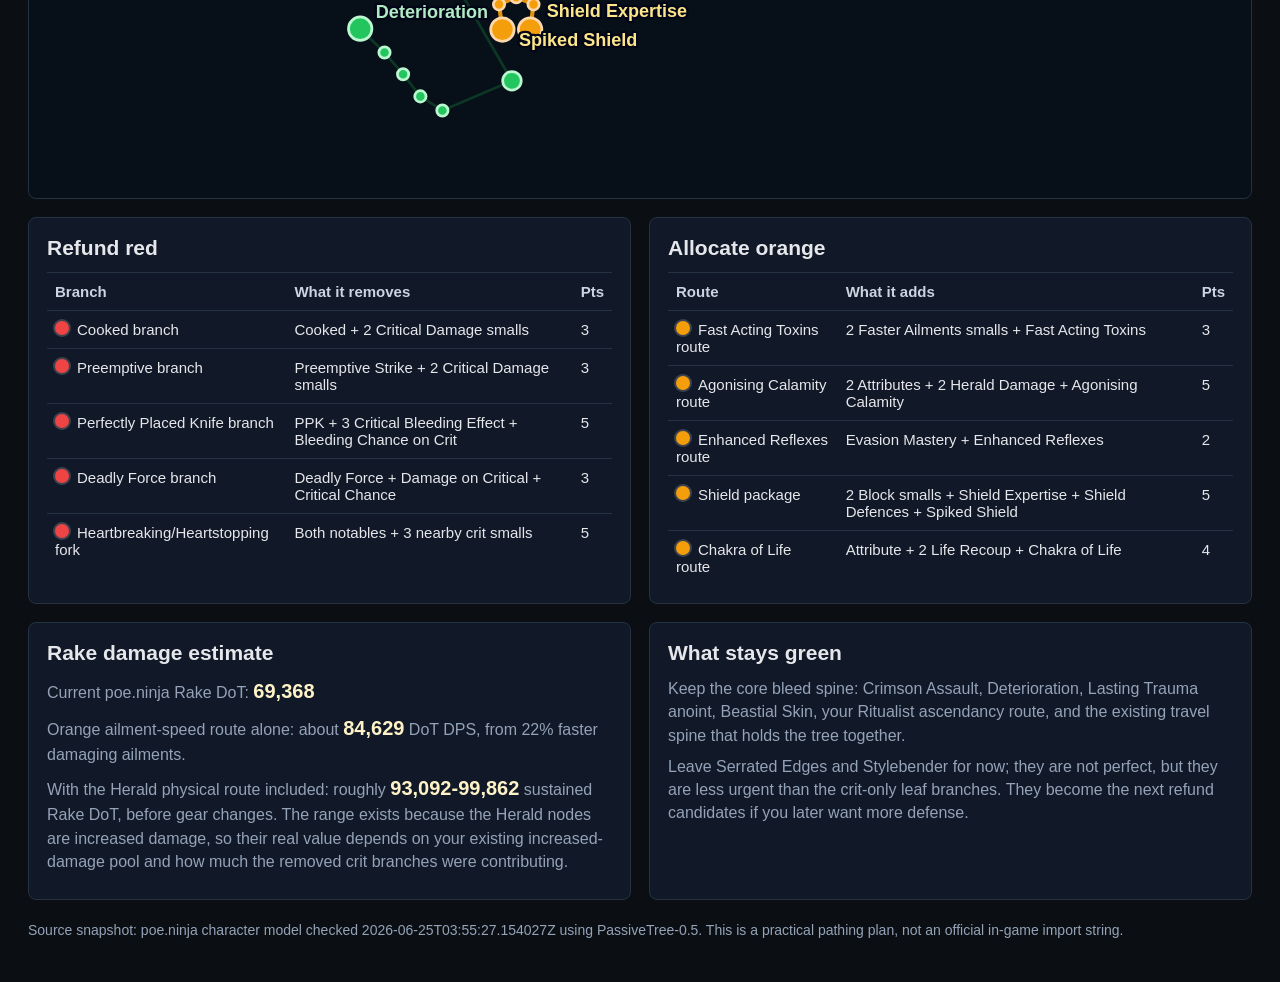
<file: Bignoghuntress_passive_tree_plan.html>
<!doctype html>
<html><head><meta charset="utf-8"><title>Bignoghuntress passive tree plan</title>
<style>
:root{color-scheme:dark;--bg:#0b0f14;--panel:#111827;--line:#334155;--text:#e5e7eb;--muted:#94a3b8;--green:#22c55e;--red:#ef4444;--orange:#f59e0b;}
*{box-sizing:border-box} body{margin:0;background:var(--bg);font-family:Inter,Segoe UI,Arial,sans-serif;color:var(--text);} .wrap{max-width:1800px;margin:0 auto;padding:28px;}
.header{display:flex;gap:24px;align-items:flex-end;justify-content:space-between;margin-bottom:18px}.title h1{font-size:34px;line-height:1.1;margin:0 0 8px}.title p{margin:0;color:var(--muted);font-size:17px}.legend{display:flex;gap:14px;flex-wrap:wrap;font-size:16px}.pill{display:inline-flex;align-items:center;gap:8px;background:#111827;border:1px solid #243244;border-radius:6px;padding:8px 10px}.dot{width:14px;height:14px;border-radius:50%;display:inline-block;box-shadow:0 0 0 2px rgba(255,255,255,.18);margin-right:8px}.green{background:var(--green)}.red{background:var(--red)}.orange{background:var(--orange)}
.map{background:#071019;border:1px solid #243244;border-radius:8px;overflow:hidden}.map svg{display:block;width:100%;height:auto}.edge{stroke-linecap:round}.edge-keep{stroke:#166534;stroke-width:28;opacity:.46}.edge-remove{stroke:#ef4444;stroke-width:36;opacity:.8;stroke-dasharray:90 60}.edge-add{stroke:#f59e0b;stroke-width:42;opacity:.92}.edge-other{stroke:#475569;stroke-width:18;opacity:.25}.label{font-size:185px;font-weight:800;paint-order:stroke;stroke:#020617;stroke-width:48;stroke-linejoin:round;letter-spacing:0}.label-keep{opacity:.95}.label-remove,.label-add{opacity:1}.summary{display:grid;grid-template-columns:1fr 1fr;gap:18px;margin-top:18px}.card{background:var(--panel);border:1px solid #243244;border-radius:8px;padding:18px}.card h2{font-size:21px;margin:0 0 12px}.card p{margin:8px 0;color:var(--muted);font-size:16px;line-height:1.45} table{width:100%;border-collapse:collapse;font-size:15px}td,th{border-top:1px solid #243244;text-align:left;padding:10px 8px;vertical-align:top}th{color:#cbd5e1;font-weight:700}.points{text-align:right}.damage{font-size:20px;color:#fef3c7;font-weight:800}.note{grid-column:1/-1;color:#94a3b8;font-size:14px;line-height:1.45;margin-top:2px}
</style></head><body><div class="wrap">
<div class="header"><div class="title"><h1>Bignoghuntress passive tree swap</h1><p>19 points refunded from crit-heavy branches; 19 points added for bleed DPS, Herald physical scaling, deflection, block, and recovery.</p></div><div class="legend"><span class="pill"><span class="dot green"></span>keep current</span><span class="pill"><span class="dot red"></span>refund</span><span class="pill"><span class="dot orange"></span>allocate</span></div></div>
<div class="map"><svg viewBox="552.97 -6329.12 12518.93 17060.2" role="img" aria-label="Passive tree overlay with green keep nodes, red remove nodes, and orange new nodes"><line class="edge edge-keep" x1="1583.2" y1="1143.67" x2="1402.97" y2="958.265" />
<line class="edge edge-keep" x1="1583.2" y1="1143.67" x2="1875.94" y2="1204.48" />
<line class="edge edge-keep" x1="1875.94" y1="1204.48" x2="1976.48" y2="1445.44" />
<line class="edge edge-keep" x1="1976.48" y1="1445.44" x2="2105.04" y2="1665.51" />
<line class="edge edge-keep" x1="2645.45" y1="2166.68" x2="2485.97" y2="1959.95" />
<line class="edge edge-keep" x1="2485.97" y1="1959.95" x2="2105.04" y2="1665.51" />
<line class="edge edge-keep" x1="2890.88" y1="2251.96" x2="2645.45" y2="2166.68" />
<line class="edge edge-keep" x1="2890.88" y1="2251.96" x2="3195.27" y2="2366.42" />
<line class="edge edge-keep" x1="3195.27" y1="2366.42" x2="3498.09" y2="2467.05" />
<line class="edge edge-keep" x1="3498.09" y1="2467.05" x2="4278.18" y2="2469.91" />
<line class="edge edge-keep" x1="4278.18" y1="2469.91" x2="4955.38" y2="2861.7" />
<line class="edge edge-keep" x1="3757.11" y1="-3197.79" x2="3703.13" y2="-2940.28" />
<line class="edge edge-keep" x1="3561.1" y1="-3022.28" x2="3757.11" y2="-3197.79" />
<line class="edge edge-keep" x1="3703.13" y1="-2940.28" x2="3507.11" y2="-2764.78" />
<line class="edge edge-keep" x1="3507.11" y1="-2764.78" x2="3561.1" y2="-3022.28" />
<line class="edge edge-keep" x1="3855.19" y1="-2428.92" x2="3855.19" y2="-2592.92" />
<line class="edge edge-keep" x1="3855.19" y1="-2428.92" x2="3856.59" y2="-2226.59" />
<line class="edge edge-keep" x1="3855.19" y1="-2592.92" x2="3691.19" y2="-2510.92" />
<line class="edge edge-keep" x1="3691.19" y1="-2510.92" x2="3855.19" y2="-2760.92" />
<line class="edge edge-keep" x1="3856.59" y1="-2226.59" x2="3718.37" y2="-1679.42" />
<line class="edge edge-keep" x1="3856.59" y1="-2226.59" x2="4671.12" y2="-2696.8" />
<line class="edge edge-keep" x1="3888.73" y1="1790.7" x2="4278.18" y2="2469.91" />
<line class="edge edge-keep" x1="3888.73" y1="1790.7" x2="4459.48" y2="727.02" />
<line class="edge edge-keep" x1="3992.99" y1="6925.8" x2="4795.75" y2="6464.55" />
<line class="edge edge-other" x1="3992.99" y1="6925.8" x2="4244.81" y2="7124.06" />
<line class="edge edge-keep" x1="3992.99" y1="6925.8" x2="4347" y2="6925.8" />
<line class="edge edge-add" x1="4037.79" y1="5340.36" x2="4219.73" y2="5087.65" />
<line class="edge edge-keep" x1="4459.47" y1="-726.17" x2="4766.57" y2="-419.075" />
<line class="edge edge-keep" x1="4766.57" y1="-419.075" x2="4971.97" y2="-626.595" />
<line class="edge edge-keep" x1="4459.48" y1="727.02" x2="4766.57" y2="419.925" />
<line class="edge edge-keep" x1="4766.57" y1="419.925" x2="4878.97" y2="0.425037" />
<line class="edge edge-keep" x1="4878.97" y1="0.425037" x2="4766.57" y2="-419.075" />
<line class="edge edge-keep" x1="4878.97" y1="0.425037" x2="5646.98" y2="0.515" />
<line class="edge edge-keep" x1="3718.37" y1="-1679.42" x2="4459.47" y2="-726.17" />
<line class="edge edge-keep" x1="3298.88" y1="-2406.01" x2="3856.59" y2="-2226.59" />
<line class="edge edge-keep" x1="3298.88" y1="-2406.01" x2="3507.11" y2="-2764.78" />
<line class="edge edge-keep" x1="4024.15" y1="6260.75" x2="3893.31" y2="6051.3" />
<line class="edge edge-keep" x1="4117.86" y1="6459.79" x2="3992.99" y2="6925.8" />
<line class="edge edge-keep" x1="4117.86" y1="6459.79" x2="4024.15" y2="6260.75" />
<line class="edge edge-keep" x1="4195.04" y1="9238" x2="3946.1" y2="8993.8" />
<line class="edge edge-add" x1="4283.46" y1="5565.69" x2="4037.79" y2="5340.36" />
<line class="edge edge-keep" x1="4385.38" y1="9460.25" x2="4195.04" y2="9238" />
<line class="edge edge-keep" x1="4451.73" y1="7751.52" x2="3992.99" y2="6925.8" />
<line class="edge edge-add" x1="4526.88" y1="5794.6" x2="4283.46" y2="5565.69" />
<line class="edge edge-remove" x1="4542.03" y1="-5257.07" x2="4384.03" y2="-4974.35" />
<line class="edge edge-keep" x1="4562.63" y1="9687.25" x2="4385.38" y2="9460.25" />
<line class="edge edge-keep" x1="4671.12" y1="-2696.8" x2="5445.81" y2="-3144.07" />
<line class="edge edge-remove" x1="4445.6" y1="7265.59" x2="4803.05" y2="7446.26" />
<line class="edge edge-remove" x1="4803.05" y1="7446.26" x2="5009.7" y2="7243.85" />
<line class="edge edge-remove" x1="5009.7" y1="7243.85" x2="4758.1" y2="7289.29" />
<line class="edge edge-remove" x1="4244.81" y1="7124.06" x2="4445.6" y2="7265.59" />
<line class="edge edge-remove" x1="4705.26" y1="-4974.35" x2="4542.03" y2="-5257.07" />
<line class="edge edge-other" x1="4705.26" y1="-4974.35" x2="5061.13" y2="-4971.48" />
<line class="edge edge-keep" x1="4788.07" y1="9831.08" x2="5500.68" y2="9527.45" />
<line class="edge edge-keep" x1="4788.07" y1="9831.08" x2="4562.63" y2="9687.25" />
<line class="edge edge-keep" x1="4795.75" y1="6464.55" x2="5482.17" y2="6073.03" />
<line class="edge edge-keep" x1="4795.75" y1="6464.55" x2="4526.88" y2="5794.6" />
<line class="edge edge-keep" x1="4795.75" y1="6464.55" x2="5063" y2="6552.73" />
<line class="edge edge-keep" x1="4859.19" y1="8419.96" x2="4451.73" y2="7751.52" />
<line class="edge edge-keep" x1="4859.19" y1="8419.96" x2="5500.68" y2="9527.45" />
<line class="edge edge-keep" x1="4955.38" y1="2861.7" x2="5639.16" y2="3255.33" />
<line class="edge edge-keep" x1="5061.13" y1="-4971.48" x2="5193.02" y2="-4742.69" />
<line class="edge edge-keep" x1="4971.97" y1="-626.595" x2="5063.48" y2="-968.101" />
<line class="edge edge-keep" x1="5063.48" y1="-968.101" x2="5404.98" y2="-626.595" />
<line class="edge edge-keep" x1="5193.02" y1="-5200.3" x2="5061.13" y2="-4971.48" />
<line class="edge edge-keep" x1="5193.02" y1="-4742.69" x2="5324.92" y2="-4513.88" />
<line class="edge edge-keep" x1="5063" y1="6552.73" x2="5197.5" y2="6819.76" />
<line class="edge edge-keep" x1="5324.92" y1="-5429.12" x2="5193.02" y2="-5200.3" />
<line class="edge edge-keep" x1="5324.92" y1="-4513.88" x2="5457.07" y2="-4742.78" />
<line class="edge edge-keep" x1="5524.15" y1="3506.51" x2="5639.16" y2="3255.33" />
<line class="edge edge-other" x1="5524.15" y1="3506.51" x2="5356.71" y2="3564.6" />
<line class="edge edge-keep" x1="5524.15" y1="3506.51" x2="5557.57" y2="3680.57" />
<line class="edge edge-remove" x1="5358.15" y1="3794.03" x2="5109.9" y2="3556.01" />
<line class="edge edge-remove" x1="5356.71" y1="3564.6" x2="5109.9" y2="3556.01" />
<line class="edge edge-keep" x1="5457.07" y1="-5200.42" x2="5324.92" y2="-5429.12" />
<line class="edge edge-keep" x1="5457.07" y1="-4742.78" x2="5579.63" y2="-4981.71" />
<line class="edge edge-keep" x1="5482.17" y1="6073.03" x2="6365.75" y2="5562.23" />
<line class="edge edge-add" x1="5686.94" y1="9003.21" x2="5721.69" y2="8744.43" />
<line class="edge edge-add" x1="5368.14" y1="8744.43" x2="5544.92" y2="8671.21" />
<line class="edge edge-add" x1="5368.14" y1="8744.43" x2="5402.89" y2="9003.21" />
<line class="edge edge-add" x1="5721.69" y1="8744.43" x2="5544.92" y2="8671.21" />
<line class="edge edge-add" x1="5544.92" y1="8671.21" x2="4859.19" y2="8419.96" />
<line class="edge edge-keep" x1="5579.63" y1="-4981.71" x2="5457.07" y2="-5200.42" />
<line class="edge edge-keep" x1="5646.98" y1="0.515" x2="7088.65" y2="0.005" />
<line class="edge edge-other" x1="5646.98" y1="0.515" x2="5948.12" y2="186.785" />
<line class="edge edge-remove" x1="5948.12" y1="186.785" x2="6106.54" y2="144.339" />
<line class="edge edge-remove" x1="6106.54" y1="144.339" x2="6124.9" y2="363.562" />
<line class="edge edge-keep" x1="5752.9" y1="-2836.98" x2="5445.81" y2="-3144.07" />
<line class="edge edge-keep" x1="6107.7" y1="-3322.09" x2="5752.9" y2="-2836.98" />
<line class="edge edge-keep" x1="6002.36" y1="-2928.96" x2="6107.7" y2="-3322.09" />
<line class="edge edge-keep" x1="6342.45" y1="-4198.19" x2="6237.11" y2="-3805.06" />
<line class="edge edge-keep" x1="6172.4" y1="-4402.58" x2="6237.11" y2="-3805.06" />
<line class="edge edge-keep" x1="5752.9" y1="-4290.17" x2="6172.4" y2="-4402.58" />
<line class="edge edge-keep" x1="5752.9" y1="-4290.17" x2="5324.92" y2="-4513.88" />
<line class="edge edge-keep" x1="5752.9" y1="-4290.17" x2="6172.4" y2="-3563.57" />
<line class="edge edge-keep" x1="6172.4" y1="-3563.57" x2="5445.81" y2="-3144.07" />
<line class="edge edge-keep" x1="5639.16" y1="3255.33" x2="6729.48" y2="3890.84" />
<line class="edge edge-keep" x1="6365.75" y1="4513.83" x2="6564.69" y2="4176.51" />
<line class="edge edge-keep" x1="6365.75" y1="5562.23" x2="6365.75" y2="4513.83" />
<line class="edge edge-keep" x1="6729.48" y1="3890.84" x2="6564.69" y2="4176.51" />
<line class="edge edge-keep" x1="6729.48" y1="3890.84" x2="7191.57" y2="4152.81" />
<line class="edge edge-keep" x1="7088.65" y1="0.005" x2="7994.25" y2="0.005" />
<line class="edge edge-keep" x1="7191.57" y1="4152.81" x2="8470.97" y2="4890.73" />
<line class="edge edge-keep" x1="7994.25" y1="0.005" x2="9212.92" y2="-2.425" />
<line class="edge edge-keep" x1="8874.19" y1="4520.38" x2="8857.17" y2="4221.87" />
<line class="edge edge-keep" x1="8607.17" y1="4654.88" x2="8874.19" y2="4520.38" />
<line class="edge edge-keep" x1="8607.17" y1="4654.88" x2="8470.97" y2="4890.73" />
<line class="edge edge-keep" x1="9165.52" y1="-916.987" x2="9207.96" y2="-1092.57" />
<line class="edge edge-keep" x1="9165.52" y1="-916.987" x2="9049.55" y2="-716.129" />
<line class="edge edge-keep" x1="9207.96" y1="-424.575" x2="9049.55" y2="-716.129" />
<line class="edge edge-keep" x1="9207.96" y1="-424.575" x2="9212.92" y2="-2.425" />
<line class="edge edge-keep" x1="9212.92" y1="-2.425" x2="10048.6" y2="0.005" />
<line class="edge edge-keep" x1="9937.17" y1="1278.21" x2="9720.67" y2="1403.21" />
<line class="edge edge-keep" x1="10377.7" y1="1153.21" x2="10682" y2="1152.07" />
<line class="edge edge-keep" x1="10377.7" y1="1153.21" x2="9937.17" y2="1278.21" />
<line class="edge edge-keep" x1="9720.67" y1="1403.21" x2="9392.17" y2="1722.19" />
<line class="edge edge-add" x1="9392.17" y1="584.236" x2="9720.67" y2="1153.21" />
<line class="edge edge-add" x1="9392.17" y1="1722.19" x2="9720.67" y2="1153.21" />
<line class="edge edge-keep" x1="10048.6" y1="0.005" x2="10978.5" y2="-0.244995" />
<line class="edge edge-add" x1="10184.1" y1="3019.63" x2="10326.5" y2="3239.98" />
<line class="edge edge-add" x1="10420.8" y1="2130.08" x2="10682" y2="1152.07" />
<line class="edge edge-add" x1="10420.8" y1="2130.08" x2="10184.1" y2="3019.63" />
<line class="edge edge-add" x1="10451.5" y1="3456.48" x2="10326.5" y2="3239.98" />
<line class="edge edge-add" x1="10740.7" y1="3623.48" x2="10451.5" y2="3456.48" />
<line class="edge edge-keep" x1="10682" y1="1152.07" x2="10978.5" y2="-0.244995" />
<line class="edge edge-other" x1="10682" y1="1152.07" x2="11010.9" y2="962.193" />
<line class="edge edge-add" x1="10699" y1="-1058.34" x2="10978.5" y2="-0.244995" />
<line class="edge edge-add" x1="10699" y1="-1058.34" x2="10953.7" y2="-715.845" />
<line class="edge edge-add" x1="10953.7" y1="-715.845" x2="11138.2" y2="-639.433" />
<line class="edge edge-add" x1="11138.2" y1="-639.433" x2="11095.7" y2="-797.845" />
<line class="edge edge-remove" x1="11010.9" y1="962.193" x2="11139.5" y2="742.125" />
<line class="edge edge-remove" x1="11471.9" y1="733.091" x2="11231" y2="833.631" />
<line class="edge edge-remove" x1="11139.5" y1="742.125" x2="11240" y2="501.159" />
<line class="edge edge-remove" x1="11231" y1="833.631" x2="11010.9" y2="962.193" /><g class="node node-keep"><circle cx="5193.02" cy="-4742.69" r="58" fill="#22c55e" stroke="#bbf7d0" stroke-width="28"><title>Critical Damage
15% increased Critical Damage Bonus</title></circle></g>
<g class="node node-keep"><circle cx="5324.92" cy="-4513.88" r="58" fill="#22c55e" stroke="#bbf7d0" stroke-width="28"><title>Critical Damage
15% increased Critical Damage Bonus</title></circle></g>
<g class="node node-keep"><circle cx="5061.13" cy="-4971.48" r="120" fill="#22c55e" stroke="#bbf7d0" stroke-width="28"><title>For the Jugular
25% increased Critical Damage Bonus
+10 to Intelligence</title></circle></g>
<g class="node node-keep"><circle cx="5457.07" cy="-4742.78" r="58" fill="#22c55e" stroke="#bbf7d0" stroke-width="28"><title>Critical Chance
10% increased Critical Hit Chance</title></circle></g>
<g class="node node-keep"><circle cx="5752.9" cy="-4290.17" r="58" fill="#22c55e" stroke="#bbf7d0" stroke-width="28"><title>Attribute
+5 to any Attribute</title></circle></g>
<g class="node node-keep"><circle cx="5193.02" cy="-5200.3" r="58" fill="#22c55e" stroke="#bbf7d0" stroke-width="28"><title>Critical Damage
15% increased Critical Damage Bonus</title></circle></g>
<g class="node node-keep"><circle cx="5579.63" cy="-4981.71" r="120" fill="#22c55e" stroke="#bbf7d0" stroke-width="28"><title>True Strike
+10 to Dexterity
20% increased Critical Hit Chance</title></circle></g>
<g class="node node-keep"><circle cx="6172.4" cy="-4402.58" r="58" fill="#22c55e" stroke="#bbf7d0" stroke-width="28"><title>Daze on Hit
5% chance to Daze on Hit</title></circle></g>
<g class="node node-keep"><circle cx="6172.4" cy="-3563.57" r="95" fill="#22c55e" stroke="#bbf7d0" stroke-width="28"><title>[Jewel] Socket
</title></circle></g>
<g class="node node-keep"><circle cx="5324.92" cy="-5429.12" r="58" fill="#22c55e" stroke="#bbf7d0" stroke-width="28"><title>Critical Damage
15% increased Critical Damage Bonus</title></circle></g>
<g class="node node-keep"><circle cx="5457.07" cy="-5200.42" r="58" fill="#22c55e" stroke="#bbf7d0" stroke-width="28"><title>Critical Chance
10% increased Critical Hit Chance</title></circle></g>
<g class="node node-keep"><circle cx="6237.11" cy="-3805.06" r="58" fill="#22c55e" stroke="#bbf7d0" stroke-width="28"><title>Physical Damage
10% increased Physical Damage</title></circle></g>
<g class="node node-keep"><circle cx="5445.81" cy="-3144.07" r="58" fill="#22c55e" stroke="#bbf7d0" stroke-width="28"><title>Attribute
+5 to any Attribute</title></circle></g>
<g class="node node-keep"><circle cx="6342.45" cy="-4198.19" r="120" fill="#22c55e" stroke="#bbf7d0" stroke-width="28"><title>Stylebender
Hits Break 30% increased Armour on targets with Ailments
+10 to Strength
25% increased Physical Damage</title></circle></g>
<g class="node node-keep"><circle cx="4671.12" cy="-2696.8" r="58" fill="#22c55e" stroke="#bbf7d0" stroke-width="28"><title>Attribute
+5 to any Attribute</title></circle></g>
<g class="node node-keep"><circle cx="5752.9" cy="-2836.98" r="58" fill="#22c55e" stroke="#bbf7d0" stroke-width="28"><title>Attack Damage
10% increased Attack Damage</title></circle></g>
<g class="node node-keep"><circle cx="3856.59" cy="-2226.59" r="58" fill="#22c55e" stroke="#bbf7d0" stroke-width="28"><title>Attribute
+5 to any Attribute</title></circle></g>
<g class="node node-keep"><circle cx="6107.7" cy="-3322.09" r="58" fill="#22c55e" stroke="#bbf7d0" stroke-width="28"><title>Attack Damage
10% increased Attack Damage</title></circle></g>
<g class="node node-keep"><circle cx="3718.37" cy="-1679.42" r="58" fill="#22c55e" stroke="#bbf7d0" stroke-width="28"><title>Attribute
+5 to any Attribute</title></circle></g>
<g class="node node-keep"><circle cx="3855.19" cy="-2428.92" r="58" fill="#22c55e" stroke="#bbf7d0" stroke-width="28"><title>Attack Damage
10% increased Attack Damage</title></circle></g>
<g class="node node-keep"><circle cx="3298.88" cy="-2406.01" r="58" fill="#22c55e" stroke="#bbf7d0" stroke-width="28"><title>Attribute
+5 to any Attribute</title></circle></g>
<g class="node node-keep"><circle cx="6002.36" cy="-2928.96" r="120" fill="#22c55e" stroke="#bbf7d0" stroke-width="28"><title>Killer Instinct
40% increased Attack Damage while on Full Life
60% increased Attack Damage while on Low Life</title></circle></g>
<g class="node node-keep"><circle cx="4459.47" cy="-726.17" r="58" fill="#22c55e" stroke="#bbf7d0" stroke-width="28"><title>Attribute
+5 to any Attribute</title></circle></g>
<g class="node node-keep"><circle cx="3855.19" cy="-2592.92" r="58" fill="#22c55e" stroke="#bbf7d0" stroke-width="28"><title>Attack Damage
10% increased Attack Damage</title></circle></g>
<g class="node node-keep"><circle cx="3507.11" cy="-2764.78" r="58" fill="#22c55e" stroke="#bbf7d0" stroke-width="28"><title>Critical Damage
15% increased Critical Damage Bonus</title></circle></g>
<g class="node node-keep"><circle cx="4766.57" cy="-419.075" r="58" fill="#22c55e" stroke="#bbf7d0" stroke-width="28"><title>Attribute
+5 to any Attribute</title></circle></g>
<g class="node node-keep"><circle cx="3691.19" cy="-2510.92" r="58" fill="#22c55e" stroke="#bbf7d0" stroke-width="28"><title>Attack Damage
10% increased Attack Damage</title></circle></g>
<g class="node node-keep"><circle cx="3561.1" cy="-3022.28" r="58" fill="#22c55e" stroke="#bbf7d0" stroke-width="28"><title>Critical Chance
10% increased Critical Hit Chance</title></circle></g>
<g class="node node-keep"><circle cx="3703.13" cy="-2940.28" r="58" fill="#22c55e" stroke="#bbf7d0" stroke-width="28"><title>Critical Damage
15% increased Critical Damage Bonus</title></circle></g>
<g class="node node-keep"><circle cx="4971.97" cy="-626.595" r="58" fill="#22c55e" stroke="#bbf7d0" stroke-width="28"><title>Attack Damage
10% increased Attack Damage</title></circle></g>
<g class="node node-keep"><circle cx="4878.97" cy="0.425037" r="58" fill="#22c55e" stroke="#bbf7d0" stroke-width="28"><title>Attribute
+5 to any Attribute</title></circle></g>
<g class="node node-keep"><circle cx="3855.19" cy="-2760.92" r="120" fill="#22c55e" stroke="#bbf7d0" stroke-width="28"><title>Concussive Attack
25% increased Attack Damage
5% chance to Daze on Hit</title></circle></g>
<g class="node node-keep"><circle cx="3757.11" cy="-3197.79" r="120" fill="#22c55e" stroke="#bbf7d0" stroke-width="28"><title>Moment of Truth
25% increased Critical Damage Bonus if you&#39;ve dealt a Non-Critical Hit Recently
15% increased Critical Hit Chance</title></circle></g>
<g class="node node-keep"><circle cx="5063.48" cy="-968.101" r="58" fill="#22c55e" stroke="#bbf7d0" stroke-width="28"><title>Attack Damage
10% increased Attack Damage</title></circle></g>
<g class="node node-keep"><circle cx="5646.98" cy="0.515" r="58" fill="#22c55e" stroke="#bbf7d0" stroke-width="28"><title>Attribute
+5 to any Attribute</title></circle></g>
<g class="node node-keep"><circle cx="4766.57" cy="419.925" r="58" fill="#22c55e" stroke="#bbf7d0" stroke-width="28"><title>Attribute
+5 to any Attribute</title></circle></g>
<g class="node node-keep"><circle cx="5404.98" cy="-626.595" r="120" fill="#22c55e" stroke="#bbf7d0" stroke-width="28"><title>Blinding Strike
24% increased Attack Damage
10% chance to Blind Enemies on Hit with Attacks</title></circle></g>
<g class="node node-keep"><circle cx="7088.65" cy="0.005" r="58" fill="#22c55e" stroke="#bbf7d0" stroke-width="28"><title>Attribute
+5 to any Attribute</title></circle></g>
<g class="node node-keep"><circle cx="4459.48" cy="727.02" r="58" fill="#22c55e" stroke="#bbf7d0" stroke-width="28"><title>Attribute
+5 to any Attribute</title></circle></g>
<g class="node node-keep"><circle cx="7994.25" cy="0.005" r="58" fill="#22c55e" stroke="#bbf7d0" stroke-width="28"><title>Attribute
+5 to any Attribute</title></circle></g>
<g class="node node-keep"><circle cx="3888.73" cy="1790.7" r="58" fill="#22c55e" stroke="#bbf7d0" stroke-width="28"><title>Attribute
+5 to any Attribute</title></circle></g>
<g class="node node-keep"><circle cx="9212.92" cy="-2.425" r="58" fill="#22c55e" stroke="#bbf7d0" stroke-width="28"><title>Attribute
+5 to any Attribute</title></circle></g>
<g class="node node-keep"><circle cx="4278.18" cy="2469.91" r="58" fill="#22c55e" stroke="#bbf7d0" stroke-width="28"><title>Attribute
+5 to any Attribute</title></circle></g>
<g class="node node-keep"><circle cx="10048.6" cy="0.005" r="58" fill="#22c55e" stroke="#bbf7d0" stroke-width="28"><title>Attribute
+5 to any Attribute</title></circle></g>
<g class="node node-keep"><circle cx="9207.96" cy="-424.575" r="58" fill="#22c55e" stroke="#bbf7d0" stroke-width="28"><title>Attack Damage
10% increased Attack Damage</title></circle></g>
<g class="node node-keep"><circle cx="4955.38" cy="2861.7" r="58" fill="#22c55e" stroke="#bbf7d0" stroke-width="28"><title>Attribute
+5 to any Attribute</title></circle></g>
<g class="node node-keep"><circle cx="3498.09" cy="2467.05" r="58" fill="#22c55e" stroke="#bbf7d0" stroke-width="28"><title>Attribute
+5 to any Attribute</title></circle></g>
<g class="node node-keep"><circle cx="10978.5" cy="-0.244995" r="95" fill="#22c55e" stroke="#bbf7d0" stroke-width="28"><title>[Jewel] Socket
</title></circle></g>
<g class="node node-keep"><circle cx="9049.55" cy="-716.129" r="58" fill="#22c55e" stroke="#bbf7d0" stroke-width="28"><title>Mana Leech
10% increased amount of Mana Leeched</title></circle></g>
<g class="node node-keep"><circle cx="5639.16" cy="3255.33" r="58" fill="#22c55e" stroke="#bbf7d0" stroke-width="28"><title>Attribute
+5 to any Attribute</title></circle></g>
<g class="node node-keep"><circle cx="3195.27" cy="2366.42" r="58" fill="#22c55e" stroke="#bbf7d0" stroke-width="28"><title>Evasion and Reduced Movement Penalty
10% increased Evasion Rating
2% reduced Movement Speed Penalty from using Skills while moving</title></circle></g>
<g class="node node-keep"><circle cx="10682" cy="1152.07" r="58" fill="#22c55e" stroke="#bbf7d0" stroke-width="28"><title>Attribute
+5 to any Attribute</title></circle></g>
<g class="node node-keep"><circle cx="9165.52" cy="-916.987" r="58" fill="#22c55e" stroke="#bbf7d0" stroke-width="28"><title>Attack Damage
10% increased Attack Damage</title></circle></g>
<g class="node node-keep"><circle cx="6729.48" cy="3890.84" r="95" fill="#22c55e" stroke="#bbf7d0" stroke-width="28"><title>[Jewel] Socket
</title></circle></g>
<g class="node node-keep"><circle cx="5524.15" cy="3506.51" r="58" fill="#22c55e" stroke="#bbf7d0" stroke-width="28"><title>Critical Damage
15% increased Critical Damage Bonus</title></circle></g>
<g class="node node-keep"><circle cx="2890.88" cy="2251.96" r="58" fill="#22c55e" stroke="#bbf7d0" stroke-width="28"><title>Evasion and Reduced Movement Penalty
10% increased Evasion Rating
2% reduced Movement Speed Penalty from using Skills while moving</title></circle></g>
<g class="node node-keep"><circle cx="10377.7" cy="1153.21" r="58" fill="#22c55e" stroke="#bbf7d0" stroke-width="28"><title>Evasion
15% increased Evasion Rating</title></circle></g>
<g class="node node-keep"><circle cx="9207.96" cy="-1092.57" r="120" fill="#22c55e" stroke="#bbf7d0" stroke-width="28"><title>Serrated Edges
10% increased Critical Hit Chance for Attacks
30% increased Attack Damage against Rare or Unique Enemies</title></circle></g>
<g class="node node-keep"><circle cx="6564.69" cy="4176.51" r="58" fill="#22c55e" stroke="#bbf7d0" stroke-width="28"><title>Attribute
+5 to any Attribute</title></circle></g>
<g class="node node-keep"><circle cx="7191.57" cy="4152.81" r="58" fill="#22c55e" stroke="#bbf7d0" stroke-width="28"><title>Attribute
+5 to any Attribute</title></circle></g>
<g class="node node-keep"><circle cx="5557.57" cy="3680.57" r="58" fill="#22c55e" stroke="#bbf7d0" stroke-width="28"><title>Critical Chance
10% increased Critical Hit Chance</title></circle></g>
<g class="node node-keep"><circle cx="2645.45" cy="2166.68" r="120" fill="#22c55e" stroke="#bbf7d0" stroke-width="28"><title>Catlike Agility
25% increased Evasion Rating
40% increased Evasion Rating if you&#39;ve Dodge Rolled Recently
3% reduced Movement Speed Penalty from using Skills while moving</title></circle></g>
<g class="node node-keep"><circle cx="9937.17" cy="1278.21" r="58" fill="#22c55e" stroke="#bbf7d0" stroke-width="28"><title>Evasion
15% increased Evasion Rating</title></circle></g>
<g class="node node-keep"><circle cx="6365.75" cy="4513.83" r="58" fill="#22c55e" stroke="#bbf7d0" stroke-width="28"><title>Attribute
+5 to any Attribute</title></circle></g>
<g class="node node-keep"><circle cx="8470.97" cy="4890.73" r="58" fill="#22c55e" stroke="#bbf7d0" stroke-width="28"><title>Attribute
+5 to any Attribute</title></circle></g>
<g class="node node-keep"><circle cx="2485.97" cy="1959.95" r="58" fill="#22c55e" stroke="#bbf7d0" stroke-width="28"><title>Evasion and Reduced Movement Penalty
10% increased Evasion Rating
2% reduced Movement Speed Penalty from using Skills while moving</title></circle></g>
<g class="node node-keep"><circle cx="9720.67" cy="1403.21" r="58" fill="#22c55e" stroke="#bbf7d0" stroke-width="28"><title>Evasion
15% increased Evasion Rating</title></circle></g>
<g class="node node-keep"><circle cx="6365.75" cy="5562.23" r="58" fill="#22c55e" stroke="#bbf7d0" stroke-width="28"><title>Attribute
+5 to any Attribute</title></circle></g>
<g class="node node-keep"><circle cx="8607.17" cy="4654.88" r="58" fill="#22c55e" stroke="#bbf7d0" stroke-width="28"><title>Attack Damage
10% increased Attack Damage</title></circle></g>
<g class="node node-keep"><circle cx="2105.04" cy="1665.51" r="120" fill="#22c55e" stroke="#bbf7d0" stroke-width="28"><title>Blur
4% increased Movement Speed
20% increased Evasion Rating
+10 to Dexterity</title></circle></g>
<g class="node node-keep"><circle cx="9392.17" cy="1722.19" r="120" fill="#22c55e" stroke="#bbf7d0" stroke-width="28"><title>Beastial Skin
100% increased Evasion Rating from Equipped Body Armour</title></circle></g>
<g class="node node-keep"><circle cx="5482.17" cy="6073.03" r="58" fill="#22c55e" stroke="#bbf7d0" stroke-width="28"><title>Attribute
+5 to any Attribute</title></circle></g>
<g class="node node-keep"><circle cx="8874.19" cy="4520.38" r="58" fill="#22c55e" stroke="#bbf7d0" stroke-width="28"><title>Attack Damage and Movement Speed
2% increased Movement Speed
8% increased Attack Damage</title></circle></g>
<g class="node node-keep"><circle cx="1976.48" cy="1445.44" r="58" fill="#22c55e" stroke="#bbf7d0" stroke-width="28"><title>Evasion
15% increased Evasion Rating</title></circle></g>
<g class="node node-keep"><circle cx="4795.75" cy="6464.55" r="58" fill="#22c55e" stroke="#bbf7d0" stroke-width="28"><title>Attribute
+5 to any Attribute</title></circle></g>
<g class="node node-keep"><circle cx="8857.17" cy="4221.87" r="120" fill="#22c55e" stroke="#bbf7d0" stroke-width="28"><title>Maiming Strike
25% increased Attack Damage
Attacks have 25% chance to Maim on Hit</title></circle></g>
<g class="node node-keep"><circle cx="1875.94" cy="1204.48" r="58" fill="#22c55e" stroke="#bbf7d0" stroke-width="28"><title>Evasion
15% increased Evasion Rating</title></circle></g>
<g class="node node-keep"><circle cx="4526.88" cy="5794.6" r="58" fill="#22c55e" stroke="#bbf7d0" stroke-width="28"><title>Ailment Effect
10% increased Magnitude of Ailments you inflict</title></circle></g>
<g class="node node-keep"><circle cx="5063" cy="6552.73" r="58" fill="#22c55e" stroke="#bbf7d0" stroke-width="28"><title>Damage
10% increased Damage</title></circle></g>
<g class="node node-keep"><circle cx="3992.99" cy="6925.8" r="58" fill="#22c55e" stroke="#bbf7d0" stroke-width="28"><title>Attribute
+5 to any Attribute</title></circle></g>
<g class="node node-keep"><circle cx="1583.2" cy="1143.67" r="58" fill="#22c55e" stroke="#bbf7d0" stroke-width="28"><title>Evasion
+16 to Evasion Rating</title></circle></g>
<g class="node node-keep"><circle cx="5197.5" cy="6819.76" r="58" fill="#22c55e" stroke="#bbf7d0" stroke-width="28"><title>Damage
10% increased Damage</title></circle></g>
<g class="node node-keep"><circle cx="4347" cy="6925.8" r="150" fill="#22c55e" stroke="#bbf7d0" stroke-width="28"><title>Crimson Assault
Bleeding you inflict is Aggravated
Base Bleeding Duration is 1 second
50% more Magnitude of Bleeding you inflict</title></circle></g>
<g class="node node-keep"><circle cx="4117.86" cy="6459.79" r="58" fill="#22c55e" stroke="#bbf7d0" stroke-width="28"><title>Evasion
15% increased Evasion Rating</title></circle></g>
<g class="node node-keep"><circle cx="4451.73" cy="7751.52" r="58" fill="#22c55e" stroke="#bbf7d0" stroke-width="28"><title>Attribute
+5 to any Attribute</title></circle></g>
<g class="node node-keep"><circle cx="1402.97" cy="958.265" r="58" fill="#22c55e" stroke="#bbf7d0" stroke-width="28"><title>Evasion
+16 to Evasion Rating</title></circle></g>
<g class="node node-keep"><circle cx="4024.15" cy="6260.75" r="58" fill="#22c55e" stroke="#bbf7d0" stroke-width="28"><title>Evasion
15% increased Evasion Rating</title></circle></g>
<g class="node node-keep"><circle cx="4859.19" cy="8419.96" r="58" fill="#22c55e" stroke="#bbf7d0" stroke-width="28"><title>Attribute
+5 to any Attribute</title></circle></g>
<g class="node node-keep"><circle cx="3893.31" cy="6051.3" r="120" fill="#22c55e" stroke="#bbf7d0" stroke-width="28"><title>Escape Strategy
100% increased Evasion Rating if you have been Hit Recently
30% reduced Evasion Rating if you haven&#39;t been Hit Recently</title></circle></g>
<g class="node node-keep"><circle cx="5500.68" cy="9527.45" r="95" fill="#22c55e" stroke="#bbf7d0" stroke-width="28"><title>[Jewel] Socket
</title></circle></g>
<g class="node node-keep"><circle cx="4788.07" cy="9831.08" r="58" fill="#22c55e" stroke="#bbf7d0" stroke-width="28"><title>Attribute
+5 to any Attribute</title></circle></g>
<g class="node node-keep"><circle cx="4562.63" cy="9687.25" r="58" fill="#22c55e" stroke="#bbf7d0" stroke-width="28"><title>Ailment Chance and Effect
6% increased chance to inflict Ailments
6% increased Magnitude of Damaging Ailments you inflict</title></circle></g>
<g class="node node-keep"><circle cx="4385.38" cy="9460.25" r="58" fill="#22c55e" stroke="#bbf7d0" stroke-width="28"><title>Ailment Chance and Effect
6% increased chance to inflict Ailments
6% increased Magnitude of Damaging Ailments you inflict</title></circle></g>
<g class="node node-keep"><circle cx="4195.04" cy="9238" r="58" fill="#22c55e" stroke="#bbf7d0" stroke-width="28"><title>Ailment Chance and Effect
6% increased chance to inflict Ailments
6% increased Magnitude of Damaging Ailments you inflict</title></circle></g>
<g class="node node-keep"><circle cx="3946.1" cy="8993.8" r="120" fill="#22c55e" stroke="#bbf7d0" stroke-width="28"><title>Deterioration
Damaging Ailments Cannot Be inflicted on you while you already have one
20% increased Magnitude of Damaging Ailments you inflict</title></circle></g>
<g class="node node-remove"><circle cx="4705.26" cy="-4974.35" r="58" fill="#ef4444" stroke="#fecaca" stroke-width="28"><title>Critical Chance
10% increased Critical Hit Chance</title></circle></g>
<g class="node node-remove"><circle cx="4542.03" cy="-5257.07" r="58" fill="#ef4444" stroke="#fecaca" stroke-width="28"><title>Damage on Critical
10% increased Damage if you&#39;ve dealt a Critical Hit Recently</title></circle></g>
<g class="node node-remove"><circle cx="4384.03" cy="-4974.35" r="120" fill="#ef4444" stroke="#fecaca" stroke-width="28"><title>Deadly Force
15% increased Damage if you&#39;ve dealt a Critical Hit in the past 8 seconds
15% increased Critical Hit Chance</title></circle></g>
<g class="node node-remove"><circle cx="5948.12" cy="186.785" r="58" fill="#ef4444" stroke="#fecaca" stroke-width="28"><title>Critical Damage
15% increased Critical Damage Bonus</title></circle></g>
<g class="node node-remove"><circle cx="6106.54" cy="144.339" r="58" fill="#ef4444" stroke="#fecaca" stroke-width="28"><title>Critical Damage
15% increased Critical Damage Bonus</title></circle></g>
<g class="node node-remove"><circle cx="6124.9" cy="363.562" r="120" fill="#ef4444" stroke="#fecaca" stroke-width="28"><title>Preemptive Strike
100% increased Critical Damage Bonus against Enemies that are on Full Life</title></circle></g>
<g class="node node-remove"><circle cx="11010.9" cy="962.193" r="58" fill="#ef4444" stroke="#fecaca" stroke-width="28"><title>Critical Damage
15% increased Critical Damage Bonus</title></circle></g>
<g class="node node-remove"><circle cx="5356.71" cy="3564.6" r="58" fill="#ef4444" stroke="#fecaca" stroke-width="28"><title>Critical Damage
15% increased Critical Damage Bonus</title></circle></g>
<g class="node node-remove"><circle cx="11139.5" cy="742.125" r="58" fill="#ef4444" stroke="#fecaca" stroke-width="28"><title>Critical Chance
10% increased Critical Hit Chance</title></circle></g>
<g class="node node-remove"><circle cx="11231" cy="833.631" r="58" fill="#ef4444" stroke="#fecaca" stroke-width="28"><title>Critical Damage
15% increased Critical Damage Bonus</title></circle></g>
<g class="node node-remove"><circle cx="5109.9" cy="3556.01" r="58" fill="#ef4444" stroke="#fecaca" stroke-width="28"><title>Critical Damage
15% increased Critical Damage Bonus</title></circle></g>
<g class="node node-remove"><circle cx="11240" cy="501.159" r="120" fill="#ef4444" stroke="#fecaca" stroke-width="28"><title>Heartstopping
+10 to Intelligence
20% increased Critical Hit Chance</title></circle></g>
<g class="node node-remove"><circle cx="11471.9" cy="733.091" r="120" fill="#ef4444" stroke="#fecaca" stroke-width="28"><title>Heartbreaking
25% increased Critical Damage Bonus
+10 to Strength</title></circle></g>
<g class="node node-remove"><circle cx="5358.15" cy="3794.03" r="120" fill="#ef4444" stroke="#fecaca" stroke-width="28"><title>Cooked
60% increased Critical Damage Bonus
25% reduced Armour, Evasion and Energy Shield</title></circle></g>
<g class="node node-remove"><circle cx="4244.81" cy="7124.06" r="58" fill="#ef4444" stroke="#fecaca" stroke-width="28"><title>Bleeding Chance on Critical
10% chance to inflict Bleeding on Critical Hit with Attacks</title></circle></g>
<g class="node node-remove"><circle cx="4445.6" cy="7265.59" r="58" fill="#ef4444" stroke="#fecaca" stroke-width="28"><title>Critical Bleeding Effect
15% increased Magnitude of Bleeding you inflict with Critical Hits</title></circle></g>
<g class="node node-remove"><circle cx="4803.05" cy="7446.26" r="58" fill="#ef4444" stroke="#fecaca" stroke-width="28"><title>Critical Bleeding Effect
15% increased Magnitude of Bleeding you inflict with Critical Hits</title></circle></g>
<g class="node node-remove"><circle cx="5009.7" cy="7243.85" r="58" fill="#ef4444" stroke="#fecaca" stroke-width="28"><title>Critical Bleeding Effect
15% increased Magnitude of Bleeding you inflict with Critical Hits</title></circle></g>
<g class="node node-remove"><circle cx="4758.1" cy="7289.29" r="120" fill="#ef4444" stroke="#fecaca" stroke-width="28"><title>Perfectly Placed Knife
25% increased Critical Hit Chance against Bleeding Enemies
20% chance to Aggravate Bleeding on targets you Critically Hit with Attacks</title></circle></g>
<g class="node node-add"><circle cx="4283.46" cy="5565.69" r="58" fill="#f59e0b" stroke="#fed7aa" stroke-width="28"><title>Faster Ailments
Damaging Ailments deal damage 5% faster</title></circle></g>
<g class="node node-add"><circle cx="4037.79" cy="5340.36" r="58" fill="#f59e0b" stroke="#fed7aa" stroke-width="28"><title>Faster Ailments
Damaging Ailments deal damage 5% faster</title></circle></g>
<g class="node node-add"><circle cx="4219.73" cy="5087.65" r="120" fill="#f59e0b" stroke="#fed7aa" stroke-width="28"><title>Fast Acting Toxins
Damaging Ailments deal damage 12% faster</title></circle></g>
<g class="node node-add"><circle cx="10420.8" cy="2130.08" r="58" fill="#f59e0b" stroke="#fed7aa" stroke-width="28"><title>Attribute
+5 to any Attribute</title></circle></g>
<g class="node node-add"><circle cx="10184.1" cy="3019.63" r="58" fill="#f59e0b" stroke="#fed7aa" stroke-width="28"><title>Attribute
+5 to any Attribute</title></circle></g>
<g class="node node-add"><circle cx="10326.5" cy="3239.98" r="58" fill="#f59e0b" stroke="#fed7aa" stroke-width="28"><title>Herald Damage
12% increased Damage while affected by a Herald</title></circle></g>
<g class="node node-add"><circle cx="10451.5" cy="3456.48" r="58" fill="#f59e0b" stroke="#fed7aa" stroke-width="28"><title>Herald Damage
12% increased Damage while affected by a Herald</title></circle></g>
<g class="node node-add"><circle cx="10740.7" cy="3623.48" r="120" fill="#f59e0b" stroke="#fed7aa" stroke-width="28"><title>Agonising Calamity
40% increased Chaos Damage while affected by Herald of Plague
40% increased Physical Damage while affected by Herald of Blood</title></circle></g>
<g class="node node-add"><circle cx="9720.67" cy="1153.21" r="58" fill="#f59e0b" stroke="#fed7aa" stroke-width="28"><title>Evasion Mastery
</title></circle></g>
<g class="node node-add"><circle cx="9392.17" cy="584.236" r="120" fill="#f59e0b" stroke="#fed7aa" stroke-width="28"><title>Enhanced Reflexes
20% increased Evasion Rating
Gain Deflection Rating equal to 5% of Evasion Rating
8% increased Dexterity</title></circle></g>
<g class="node node-add"><circle cx="5544.92" cy="8671.21" r="58" fill="#f59e0b" stroke="#fed7aa" stroke-width="28"><title>Block
5% increased Block chance</title></circle></g>
<g class="node node-add"><circle cx="5721.69" cy="8744.43" r="58" fill="#f59e0b" stroke="#fed7aa" stroke-width="28"><title>Block
5% increased Block chance</title></circle></g>
<g class="node node-add"><circle cx="5686.94" cy="9003.21" r="120" fill="#f59e0b" stroke="#fed7aa" stroke-width="28"><title>Shield Expertise
12% increased Block chance
40% increased Block Recovery</title></circle></g>
<g class="node node-add"><circle cx="5368.14" cy="8744.43" r="58" fill="#f59e0b" stroke="#fed7aa" stroke-width="28"><title>Shield Defences
25% increased Armour, Evasion and Energy Shield from Equipped Shield</title></circle></g>
<g class="node node-add"><circle cx="5402.89" cy="9003.21" r="120" fill="#f59e0b" stroke="#fed7aa" stroke-width="28"><title>Spiked Shield
2% increased Attack Damage per 75 Item Armour and Evasion on Equipped Shield
50% increased Armour, Evasion and Energy Shield from Equipped Shield</title></circle></g>
<g class="node node-add"><circle cx="10699" cy="-1058.34" r="58" fill="#f59e0b" stroke="#fed7aa" stroke-width="28"><title>Attribute
+5 to any Attribute</title></circle></g>
<g class="node node-add"><circle cx="10953.7" cy="-715.845" r="58" fill="#f59e0b" stroke="#fed7aa" stroke-width="28"><title>Life Recoup
3% of Damage taken Recouped as Life</title></circle></g>
<g class="node node-add"><circle cx="11138.2" cy="-639.433" r="58" fill="#f59e0b" stroke="#fed7aa" stroke-width="28"><title>Life Recoup
3% of Damage taken Recouped as Life</title></circle></g>
<g class="node node-add"><circle cx="11095.7" cy="-797.845" r="120" fill="#f59e0b" stroke="#fed7aa" stroke-width="28"><title>Chakra of Life
3% increased maximum Life
10% increased Life Recovery rate</title></circle></g><text class="label label-keep" x="4507" y="6775.8" fill="#bbf7d0">Crimson Assault</text>
<text class="label label-keep" x="4106.1" y="8883.8" fill="#bbf7d0">Deterioration</text>
<text class="label label-keep" x="9552.17" y="1602.19" fill="#bbf7d0">Beastial Skin</text>
<text class="label label-keep" x="4053.31" y="5931.3" fill="#bbf7d0">Escape Strategy</text>
<text class="label label-remove" x="5528.15" y="3664.03" fill="#fecaca">Cooked</text>
<text class="label label-remove" x="6294.9" y="233.562" fill="#fecaca">Preemptive Strike</text>
<text class="label label-remove" x="4928.1" y="7159.29" fill="#fecaca">Perfectly Placed Knife</text>
<text class="label label-remove" x="4554.03" y="-5104.35" fill="#fecaca">Deadly Force</text>
<text class="label label-remove" x="9921.9" y="473.091" fill="#fecaca">Heartbreaking</text>
<text class="label label-remove" x="11470" y="891.159" fill="#fecaca">Heartstopping</text>
<text class="label label-add" x="4389.73" y="4957.65" fill="#fde68a">Fast Acting Toxins</text>
<text class="label label-add" x="10910.7" y="3493.48" fill="#fde68a">Agonising Calamity</text>
<text class="label label-add" x="9552.17" y="324.236" fill="#fde68a">Enhanced Reflexes</text>
<text class="label label-add" x="5856.94" y="8873.21" fill="#fde68a">Shield Expertise</text>
<text class="label label-add" x="5572.89" y="9173.21" fill="#fde68a">Spiked Shield</text>
<text class="label label-add" x="11265.7" y="-927.845" fill="#fde68a">Chakra of Life</text></svg></div>
<div class="summary"><div class="card"><h2>Refund red</h2><table><thead><tr><th>Branch</th><th>What it removes</th><th class="points">Pts</th></tr></thead><tbody><tr><td><span class="dot red"></span>Cooked branch</td><td>Cooked + 2 Critical Damage smalls</td><td>3</td></tr><tr><td><span class="dot red"></span>Preemptive branch</td><td>Preemptive Strike + 2 Critical Damage smalls</td><td>3</td></tr><tr><td><span class="dot red"></span>Perfectly Placed Knife branch</td><td>PPK + 3 Critical Bleeding Effect + Bleeding Chance on Crit</td><td>5</td></tr><tr><td><span class="dot red"></span>Deadly Force branch</td><td>Deadly Force + Damage on Critical + Critical Chance</td><td>3</td></tr><tr><td><span class="dot red"></span>Heartbreaking/Heartstopping fork</td><td>Both notables + 3 nearby crit smalls</td><td>5</td></tr></tbody></table></div><div class="card"><h2>Allocate orange</h2><table><thead><tr><th>Route</th><th>What it adds</th><th class="points">Pts</th></tr></thead><tbody><tr><td><span class="dot orange"></span>Fast Acting Toxins route</td><td>2 Faster Ailments smalls + Fast Acting Toxins</td><td>3</td></tr><tr><td><span class="dot orange"></span>Agonising Calamity route</td><td>2 Attributes + 2 Herald Damage + Agonising Calamity</td><td>5</td></tr><tr><td><span class="dot orange"></span>Enhanced Reflexes route</td><td>Evasion Mastery + Enhanced Reflexes</td><td>2</td></tr><tr><td><span class="dot orange"></span>Shield package</td><td>2 Block smalls + Shield Expertise + Shield Defences + Spiked Shield</td><td>5</td></tr><tr><td><span class="dot orange"></span>Chakra of Life route</td><td>Attribute + 2 Life Recoup + Chakra of Life</td><td>4</td></tr></tbody></table></div><div class="card"><h2>Rake damage estimate</h2><p>Current poe.ninja Rake DoT: <span class="damage">69,368</span></p><p>Orange ailment-speed route alone: about <span class="damage">84,629</span> DoT DPS, from 22% faster damaging ailments.</p><p>With the Herald physical route included: roughly <span class="damage">93,092-99,862</span> sustained Rake DoT, before gear changes. The range exists because the Herald nodes are increased damage, so their real value depends on your existing increased-damage pool and how much the removed crit branches were contributing.</p></div><div class="card"><h2>What stays green</h2><p>Keep the core bleed spine: Crimson Assault, Deterioration, Lasting Trauma anoint, Beastial Skin, your Ritualist ascendancy route, and the existing travel spine that holds the tree together.</p><p>Leave Serrated Edges and Stylebender for now; they are not perfect, but they are less urgent than the crit-only leaf branches. They become the next refund candidates if you later want more defense.</p></div><p class="note">Source snapshot: poe.ninja character model checked 2026-06-25T03:55:27.154027Z using PassiveTree-0.5. This is a practical pathing plan, not an official in-game import string.</p></div>
</div></body></html>
</file>
